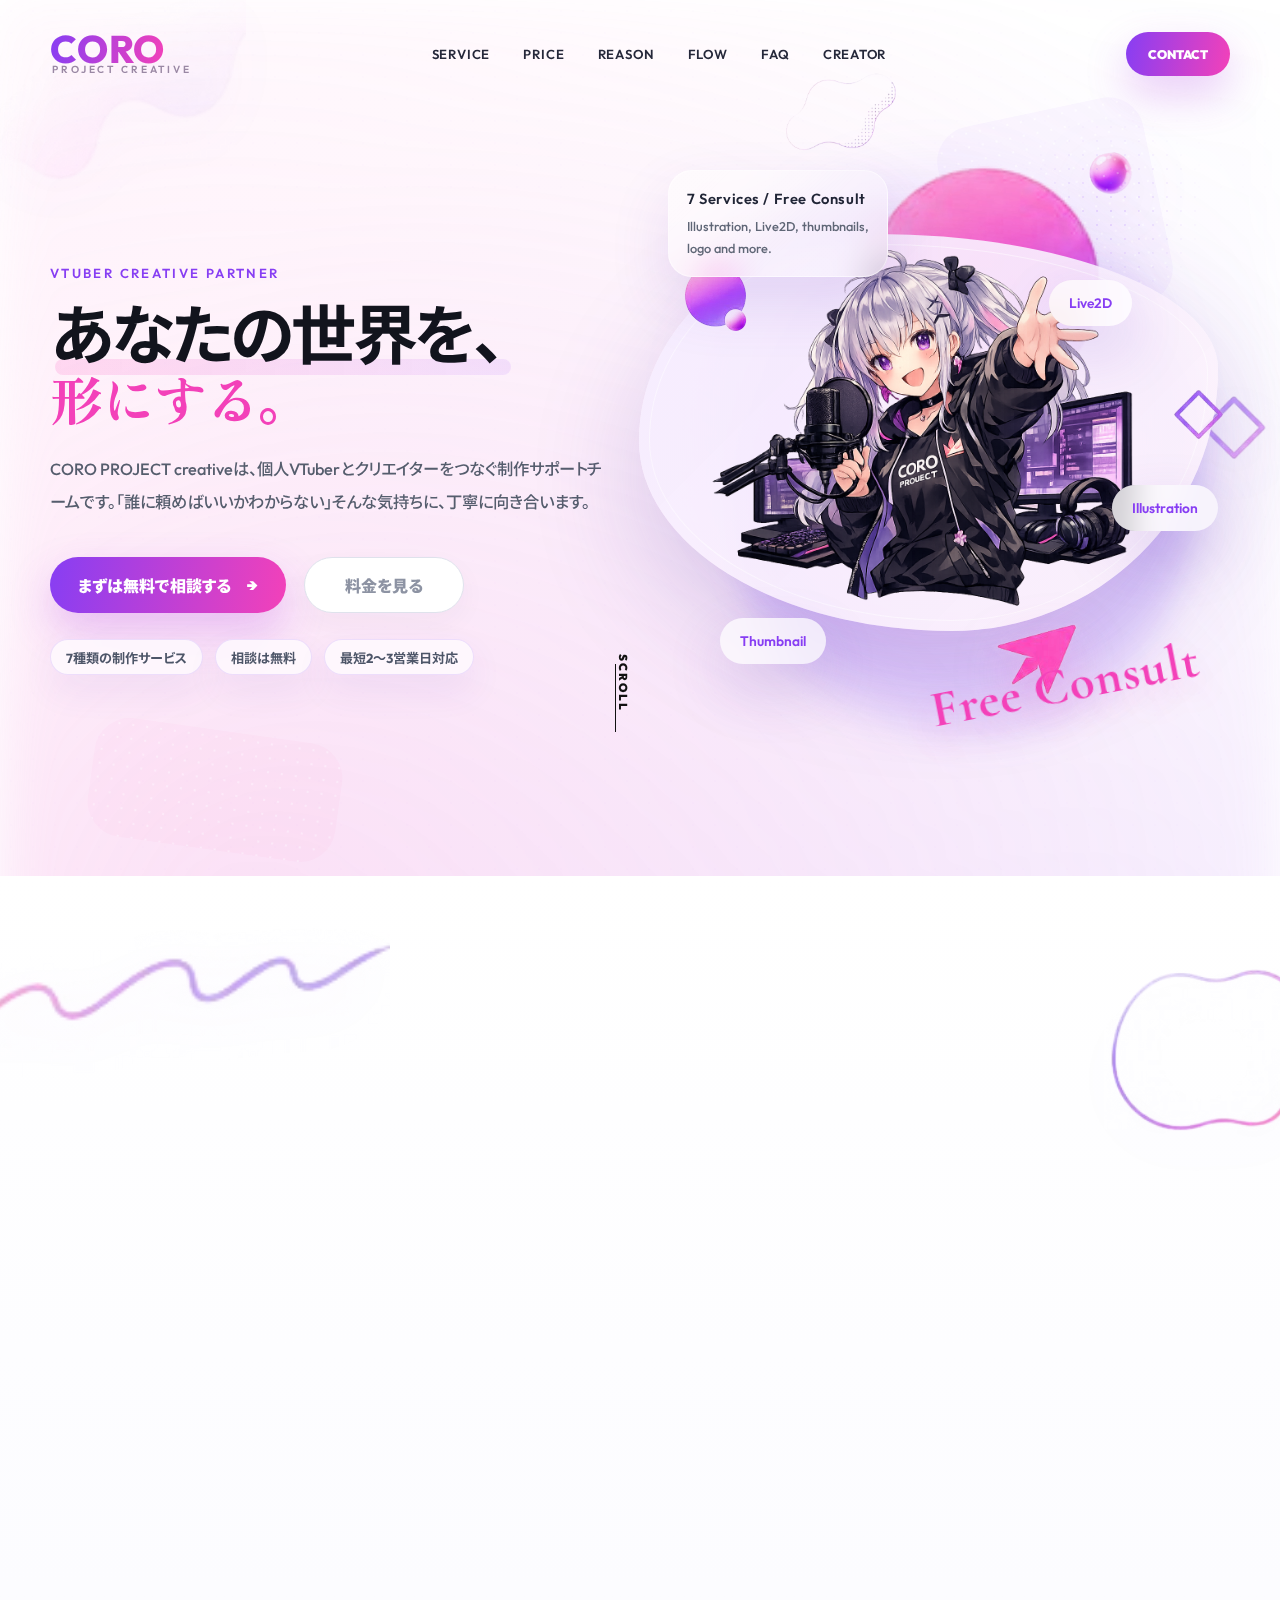
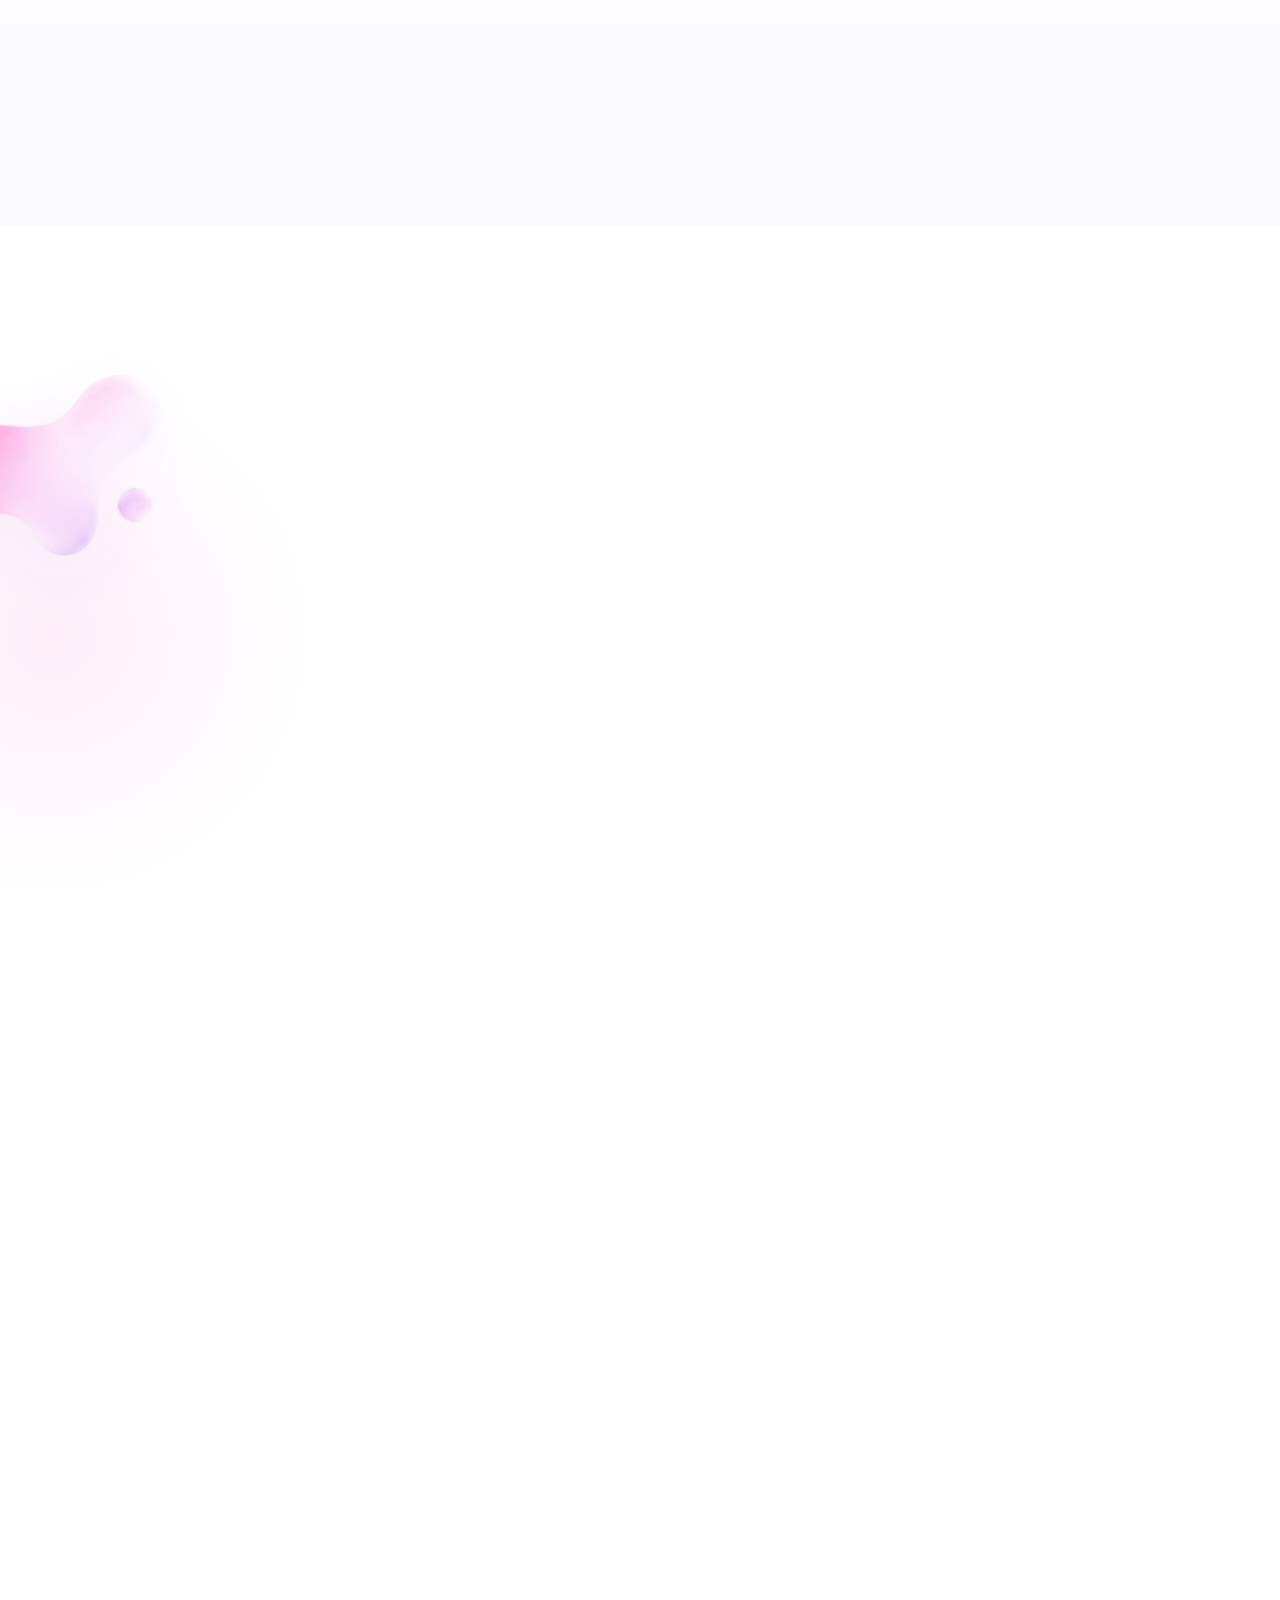
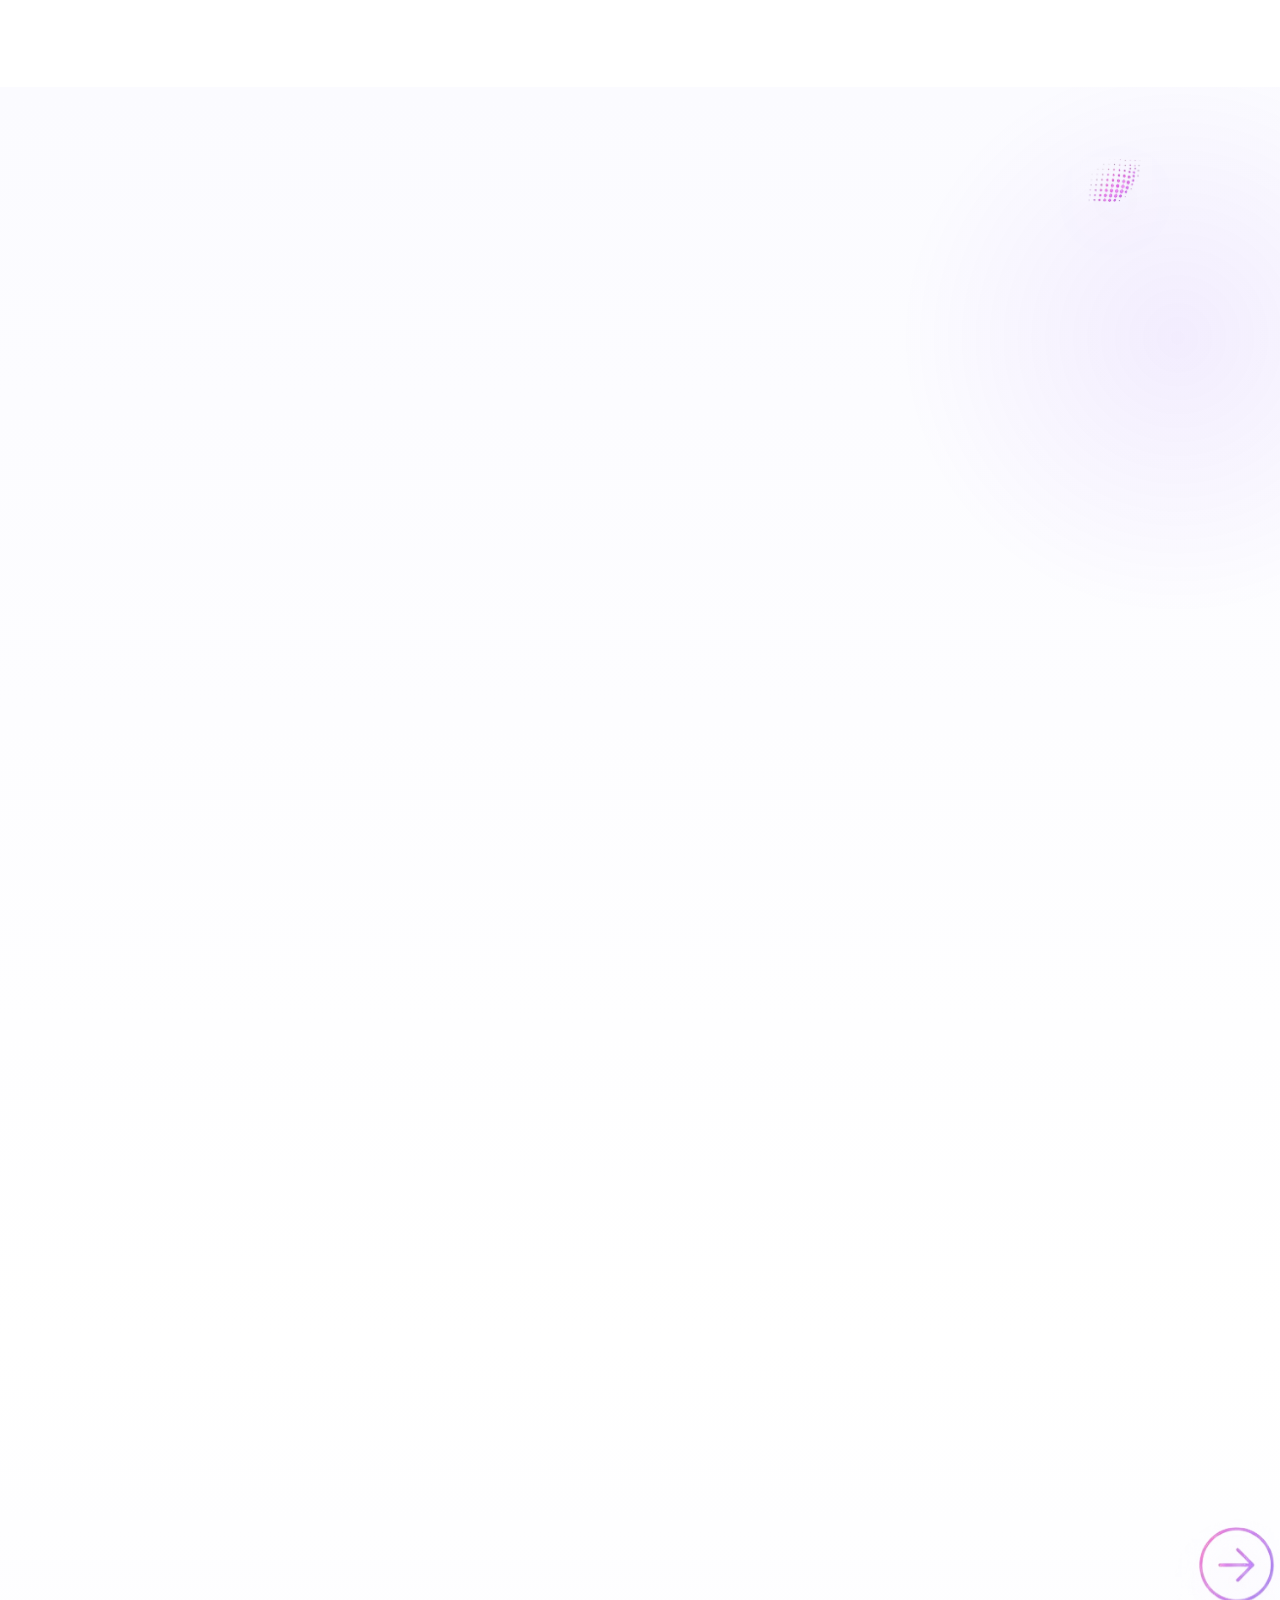
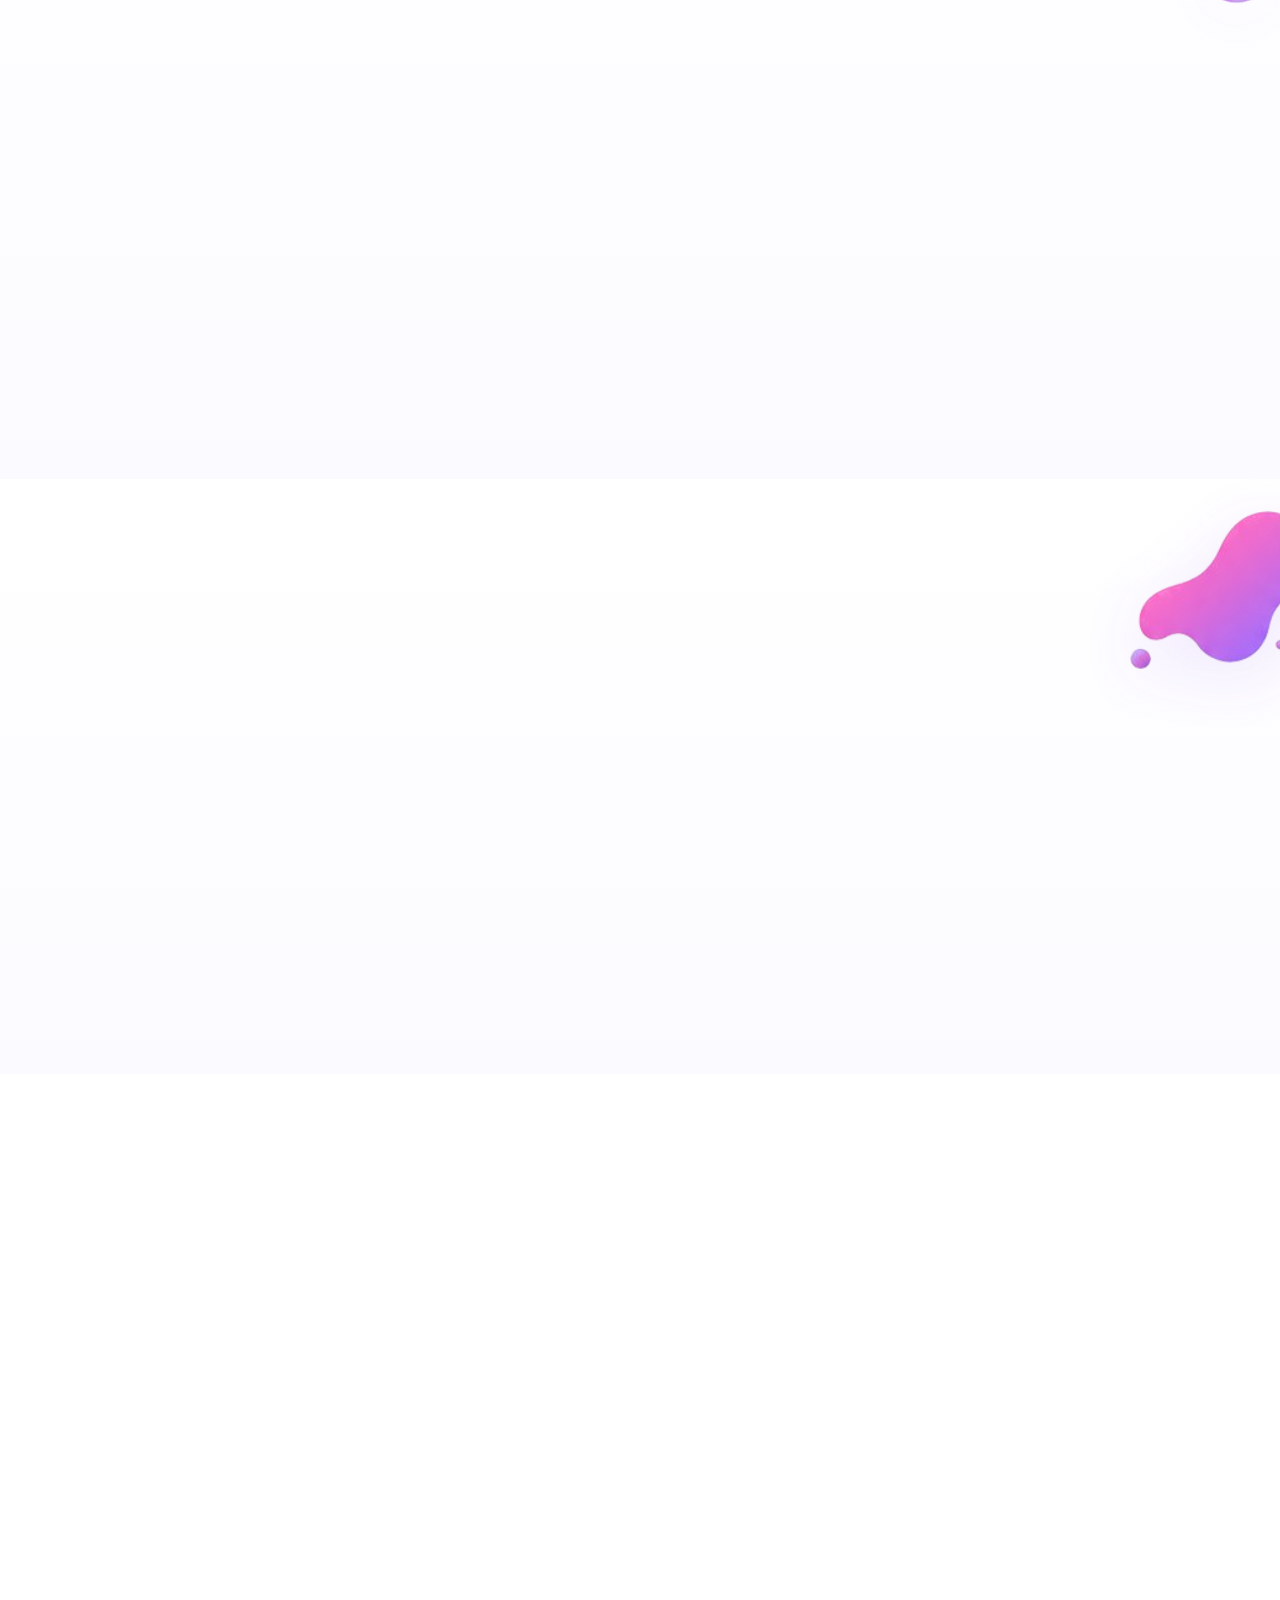
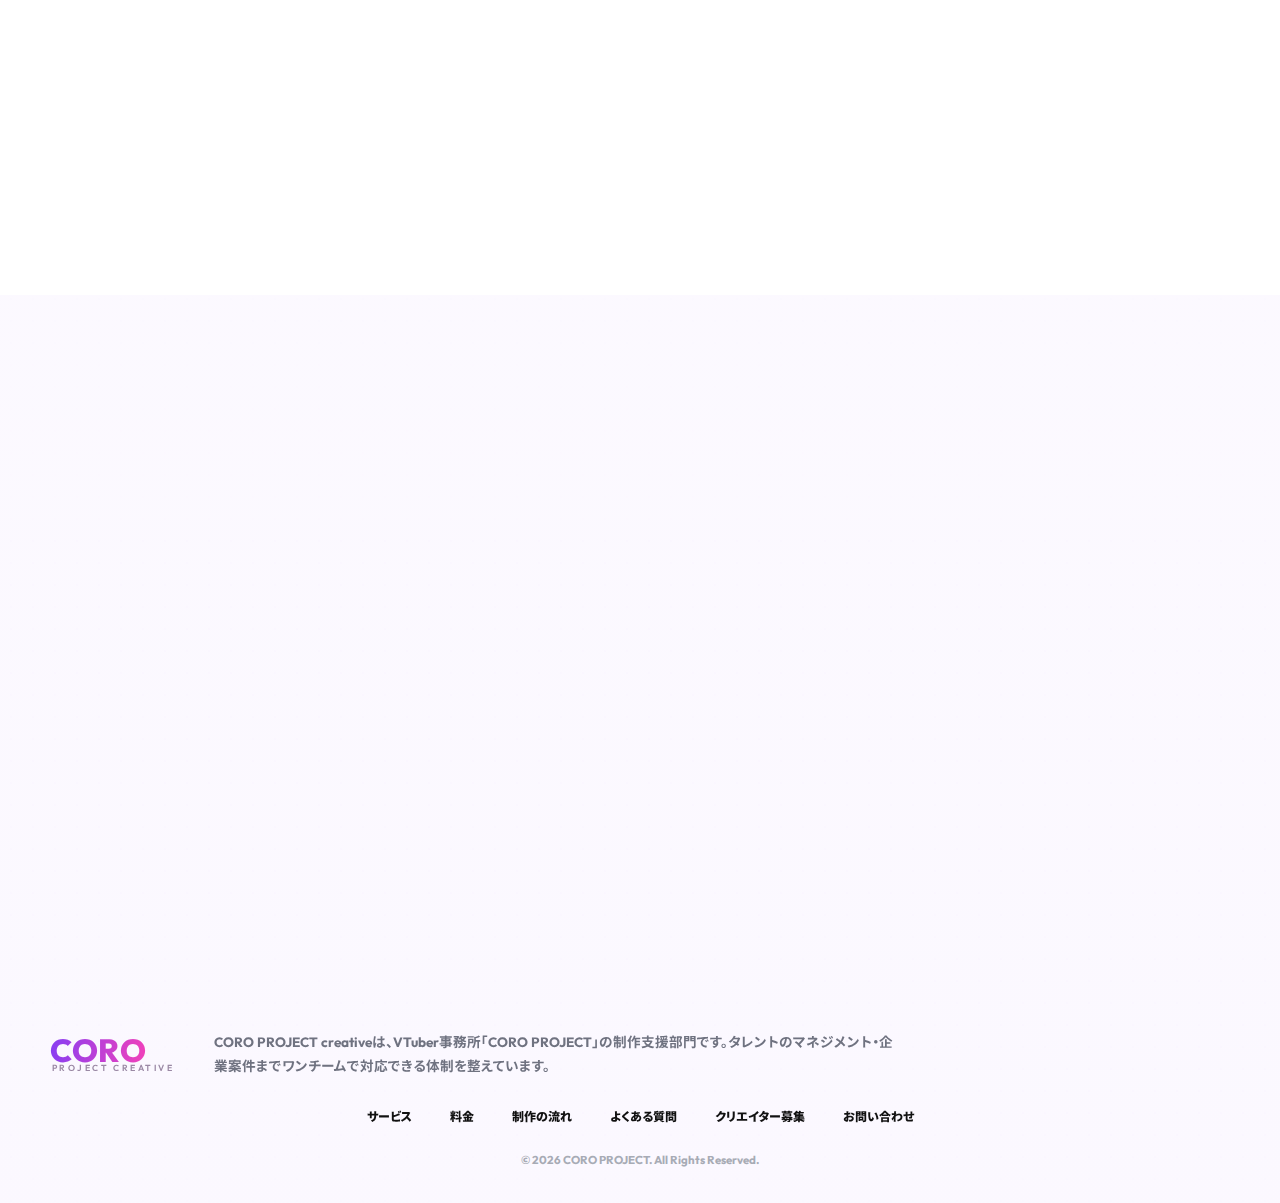
<file: creative-support/index.html>
<!doctype html>
<html lang="ja">
  <head>
    <meta charset="UTF-8" />
    <meta name="viewport" content="width=device-width, initial-scale=1.0" />
    <title>CORO PROJECT creative | VTuber制作サポート・Live2D・立ち絵・サムネイル</title>
    <meta name="description" content="CORO PROJECT creativeは、個人VTuberとクリエイターをつなぐ制作サポートチームです。Live2D、立ち絵、サムネイル、ロゴ、キービジュアルまでワンストップで相談できます。" />
    <link rel="canonical" href="https://coroproject.jp/creative-support/" />
    <meta name="robots" content="index, follow" />
    <meta property="og:site_name" content="CORO PROJECT" />
    <meta property="og:type" content="website" />
    <meta property="og:title" content="CORO PROJECT creative | VTuber制作サポート・Live2D・立ち絵・サムネイル" />
    <meta property="og:description" content="個人VTuber向けに、Live2D、立ち絵、サムネイル、ロゴ、キービジュアルまで一括で相談できる制作サポートページです。" />
    <meta property="og:url" content="https://coroproject.jp/creative-support/" />
    <meta property="og:image" content="https://coroproject.jp/images/ogp.png" />
    <meta name="twitter:card" content="summary_large_image" />
    <meta name="twitter:title" content="CORO PROJECT creative | VTuber制作サポート・Live2D・立ち絵・サムネイル" />
    <meta name="twitter:description" content="個人VTuber向けに、Live2D、立ち絵、サムネイル、ロゴ、キービジュアルまで一括で相談できる制作サポートページです。" />
    <meta name="twitter:image" content="https://coroproject.jp/images/ogp.png" />
    <script type="application/ld+json">
      {
        "@context": "https://schema.org",
        "@graph": [
          {
            "@type": "Organization",
            "name": "CORO PROJECT creative",
            "url": "https://coroproject.jp/creative-support/",
            "parentOrganization": {
              "@type": "Organization",
              "name": "CORO PROJECT",
              "url": "https://coroproject.jp/"
            },
            "logo": "https://coroproject.jp/images/logo.png"
          },
          {
            "@type": "Service",
            "name": "CORO PROJECT creative",
            "serviceType": "VTuber制作サポート",
            "provider": {
              "@type": "Organization",
              "name": "CORO PROJECT creative"
            },
            "areaServed": "JP",
            "url": "https://coroproject.jp/creative-support/",
            "description": "Live2D、立ち絵、サムネイル、ロゴ、キービジュアルなど、VTuber活動に必要な制作物をワンストップで相談できる制作サポート。"
          },
          {
            "@type": "FAQPage",
            "mainEntity": [
              {
                "@type": "Question",
                "name": "個人VTuberでも依頼できますか?",
                "acceptedAnswer": {
                  "@type": "Answer",
                  "text": "はい、むしろ個人で活動されている方のご依頼を歓迎しています。規模の大小に関わらず、丁寧に対応いたします。"
                }
              },
              {
                "@type": "Question",
                "name": "予算の目安を教えてください。",
                "acceptedAnswer": {
                  "@type": "Answer",
                  "text": "Live2Dの完成品なら49,800円〜、サムネイルは1枚3,200円〜が目安です。まずはご予算をお聞かせいただき、できる範囲でご提案します。"
                }
              },
              {
                "@type": "Question",
                "name": "修正は何回できますか?",
                "acceptedAnswer": {
                  "@type": "Answer",
                  "text": "プランによって異なりますが、基本2〜3回の修正が含まれます。発注前に必ず確認してお伝えします。"
                }
              },
              {
                "@type": "Question",
                "name": "納期を急いでもらえますか?",
                "acceptedAnswer": {
                  "@type": "Answer",
                  "text": "対応可能な場合もあります。まずはご相談ください。通常より速い納品を得意としているため、急ぎの案件も歓迎しています。"
                }
              },
              {
                "@type": "Question",
                "name": "制作物の著作権はどうなりますか?",
                "acceptedAnswer": {
                  "@type": "Answer",
                  "text": "原則として著作権はクリエイター側に帰属しますが、配信・SNS・グッズなど必要な範囲での利用許諾を取得します。グッズ販売・商業利用など特別な使用が必要な場合は事前にご相談ください。"
                }
              },
              {
                "@type": "Question",
                "name": "制作の知識がなくても依頼できますか?",
                "acceptedAnswer": {
                  "@type": "Answer",
                  "text": "もちろんです。「こんなVTuberになりたい」というイメージだけ教えてください。専門的なことはすべてこちらで整理します。"
                }
              },
              {
                "@type": "Question",
                "name": "途中でキャンセルできますか?",
                "acceptedAnswer": {
                  "@type": "Answer",
                  "text": "制作進捗によって対応が異なります。発注前にキャンセル条件をご説明しますので、安心してご依頼ください。"
                }
              },
              {
                "@type": "Question",
                "name": "依頼するクリエイターを指定できますか?",
                "acceptedAnswer": {
                  "@type": "Answer",
                  "text": "ご希望があれば、できる限り対応します。スケジュール等によりお断りする場合もございます。"
                }
              }
            ]
          }
        ]
      }
    </script>
    <link rel="stylesheet" href="./src/index.css" />
  </head>
  <body>
    <div class="page-shell">
      <img class="part part-melt-left float-slow" src="../images/parts/part_02_r1_c2.png" alt="" aria-hidden="true" />
      <img class="part part-orb-top float-medium" src="../images/parts/part_06_r1_c6.png" alt="" aria-hidden="true" />
      <img class="part part-outline-top spin-slow" src="../images/parts/part_04_r1_c4.png" alt="" aria-hidden="true" />
      <img class="part part-dot-right float-fast" src="../images/parts/part_29_r5_c5.png" alt="" aria-hidden="true" />
      <div class="ambient-blob ambient-blob-a" data-drift="0.22" aria-hidden="true"></div>
      <div class="ambient-blob ambient-blob-b" data-drift="0.18" aria-hidden="true"></div>
      <div class="ambient-dot-field dot-field-a" data-drift="0.12" aria-hidden="true"></div>
      <div class="ambient-dot-field dot-field-b" data-drift="0.16" aria-hidden="true"></div>

      <header class="site-header" id="site-header">
        <div class="container header-inner">
          <a class="brand" href="#top" aria-label="CORO PROJECT creative">
            <span class="brand-logo-text">CORO</span>
            <span class="brand-sub-text">PROJECT creative</span>
          </a>

          <nav class="site-nav" aria-label="Creative navigation">
            <a href="#services">SERVICE</a>
            <a href="#pricing">PRICE</a>
            <a href="#reason">REASON</a>
            <a href="#flow">FLOW</a>
            <a href="#faq">FAQ</a>
            <a href="#join">CREATOR</a>
          </nav>

          <a class="contact-pill" href="../contact.php">CONTACT</a>
          <button class="menu-toggle" type="button" aria-label="メニューを開く" aria-expanded="false" data-menu-toggle>
            <span></span><span></span><span></span>
          </button>
        </div>

        <div class="mobile-nav" data-mobile-nav>
          <a href="#services">サービス</a>
          <a href="#pricing">料金</a>
          <a href="#reason">選ばれる理由</a>
          <a href="#flow">制作の流れ</a>
          <a href="#faq">FAQ</a>
          <a href="#join">クリエイター募集</a>
          <a href="../contact.php">お問い合わせ</a>
        </div>
      </header>

      <main id="top">
        <section class="hero">
          <div class="hero-backdrop" aria-hidden="true">
            <div class="hero-grid-glow"></div>
            <div class="hero-dot-panel hero-dot-panel-a" data-drift="0.14"></div>
            <div class="hero-dot-panel hero-dot-panel-b" data-drift="0.1"></div>
            <div class="hero-marquee marquee-a"><span>CREATIVE SUPPORT • LIVE2D • CHARACTER DESIGN • THUMBNAIL • VISUAL DESIGN •</span></div>
            <div class="hero-marquee marquee-b"><span>CORO PROJECT creative • VTuber Creative Partner • CORO PROJECT creative •</span></div>
          </div>
          <div class="container hero-grid">
            <div class="hero-copy reveal is-visible">
              <p class="eyebrow">VTuber Creative Partner</p>
              <h1><span class="hero-title-main">あなたの世界を、</span><em>形にする。</em></h1>
              <p class="hero-lead">CORO PROJECT creativeは、個人VTuberとクリエイターをつなぐ制作サポートチームです。「誰に頼めばいいかわからない」そんな気持ちに、丁寧に向き合います。</p>
              <div class="hero-actions">
                <a class="primary-button" href="../contact.php">まずは無料で相談する <span>→</span></a>
                <a class="secondary-button" href="#pricing">料金を見る</a>
              </div>
              <div class="trust-strip" aria-label="信頼数値">
                <span>7種類の制作サービス</span>
                <span>相談は無料</span>
                <span>最短2〜3営業日対応</span>
              </div>
            </div>

            <div class="hero-visual reveal is-visible" data-parallax>
              <div class="hero-halo layer" data-depth="0.08"></div>
              <img class="hero-blob-bg layer" data-depth="0.16" src="../images/parts/part_05_r1_c5.png" alt="" aria-hidden="true" />
              <div class="hero-image-frame layer" data-depth="0.04">
                <img src="../images/topgirl.png" alt="CORO PROJECT creative visual" />
              </div>
              <img class="hero-dot layer" data-depth="0.2" src="../images/parts/part_29_r5_c5.png" alt="" aria-hidden="true" />
              <img class="hero-pink-ball layer" data-depth="0.28" src="../images/parts/part_07_r2_c1.png" alt="" aria-hidden="true" />
              <img class="hero-arrow layer" data-depth="0.34" src="../images/parts/part_19_r4_c1.png" alt="" aria-hidden="true" />
              <div class="hero-glass-card layer" data-depth="0.18">
                <strong>7 Services / Free Consult</strong>
                <span>Illustration, Live2D, thumbnails, logo and more.</span>
              </div>
              <div class="hero-service-chip chip-1 layer" data-depth="0.38">Live2D</div>
              <div class="hero-service-chip chip-2 layer" data-depth="0.24">Illustration</div>
              <div class="hero-service-chip chip-3 layer" data-depth="0.3">Thumbnail</div>
              <span class="next-stage layer" data-depth="0.22">Free Consult</span>
              <span class="scroll-label">SCROLL</span>
            </div>
          </div>
        </section>

        <section class="section services-section" id="services">
          <img class="part section-wave float-slow" src="../images/parts/part_37_r7_c1.png" alt="" aria-hidden="true" />
          <img class="part section-ring spin-slow" src="../images/parts/part_13_r3_c1.png" alt="" aria-hidden="true" />
          <div class="container">
            <div class="section-heading reveal">
              <span>SERVICES</span>
              <h2>提供しているサービス</h2>
              <p>イラストからLive2Dまで。VTuber活動に必要なすべてをワンストップで。</p>
            </div>

            <div class="service-grid">
              <article class="service-card glass-card tilt-card reveal"><span class="service-kicker">SERVICE 01</span><h3>Live2Dモデル制作</h3><p>立ち絵のデザインから動くモデルの完成まで一貫対応</p><b>3〜8週間</b></article>
              <article class="service-card glass-card tilt-card reveal"><span class="service-kicker">SERVICE 02</span><h3>立ち絵・キャラクターデザイン</h3><p>配信用の立ち絵・バストアップ・全身イラスト</p><b>1〜2週間</b></article>
              <article class="service-card glass-card tilt-card reveal"><span class="service-kicker">SERVICE 03</span><h3>サムネイル制作</h3><p>配信・動画サムネを継続制作できる体制を構築</p><b>2〜3営業日</b></article>
              <article class="service-card glass-card tilt-card reveal"><span class="service-kicker">SERVICE 04</span><h3>ロゴ・ロゴタイプ</h3><p>タレント名・配信ブランド用のロゴ制作</p><b>1〜2週間</b></article>
              <article class="service-card glass-card tilt-card reveal"><span class="service-kicker">SERVICE 05</span><h3>キービジュアル</h3><p>イベント・記念配信用の高品質メインビジュアル</p><b>2〜4週間</b></article>
              <article class="service-card glass-card tilt-card reveal"><span class="service-kicker">SERVICE 06</span><h3>デフォルメ・SDキャラ</h3><p>ちびキャラ・グッズ向けデフォルメイラスト</p><b>1〜2週間</b></article>
              <article class="service-card glass-card tilt-card reveal"><span class="service-kicker">SERVICE 07</span><h3>差分・既存モデル編集</h3><p>表情差分・衣装差分の追加、既存立ち絵への改修</p><b>3〜10営業日</b></article>
            </div>
          </div>
        </section>

        <section class="section pricing-section" id="pricing">
          <img class="part price-orb float-medium" src="../images/parts/part_01_r1_c1.png" alt="" aria-hidden="true" />
          <div class="container">
            <div class="section-heading reveal">
              <span>PRICE</span>
              <h2>料金・パッケージ</h2>
              <p>市場平均より安く、市場平均より速く。わかりやすい価格でご提案します。</p>
            </div>

            <div class="package-grid">
              <article class="package-card tilt-card reveal">
                <span class="plan-badge">Live2D Light</span>
                <h3>ライトプラン</h3>
                <strong>¥49,800</strong>
                <p>全身立ち絵1衣装・表情差分2種・基本Live2Dモデリング</p>
                <dl><dt>納期</dt><dd>3〜4週間</dd><dt>市場相場</dt><dd>¥80,000〜</dd></dl>
              </article>
              <article class="package-card featured tilt-card reveal">
                <span class="plan-badge">Most Popular</span>
                <h3>スタンダードプラン</h3>
                <strong>¥89,800</strong>
                <p>全身立ち絵1衣装・表情差分5種・衣装差分1種・標準Live2Dモデリング</p>
                <dl><dt>納期</dt><dd>4〜6週間</dd><dt>市場相場</dt><dd>¥150,000〜</dd></dl>
              </article>
              <article class="package-card tilt-card reveal">
                <span class="plan-badge">Premium</span>
                <h3>プレミアムプラン</h3>
                <strong>¥155,000</strong>
                <p>全身立ち絵2衣装・表情差分8種・SDキャラ付き・高品質Live2Dモデリング</p>
                <dl><dt>納期</dt><dd>6〜8週間</dd><dt>市場相場</dt><dd>¥250,000〜</dd></dl>
              </article>
            </div>

            <div class="price-tables">
              <article class="price-table reveal">
                <h3>立ち絵単体</h3>
                <div><span>バストアップ</span><b>¥8,800</b></div>
                <div><span>全身立ち絵（Live2D用パーツ分けなし）</span><b>¥18,800</b></div>
                <div><span>全身立ち絵（Live2D用パーツ分けあり）</span><b>¥36,800</b></div>
              </article>
              <article class="price-table reveal">
                <h3>オプション・追加差分</h3>
                <div><span>表情差分（1種）</span><b>¥2,800</b></div>
                <div><span>衣装差分（全身1種）</span><b>¥10,800</b></div>
                <div><span>デフォルメ（SD）1体</span><b>¥7,800</b></div>
                <div><span>既存立ち絵の修正・編集</span><b>¥6,500〜</b></div>
              </article>
              <article class="price-table thumbnail-pack reveal">
                <h3>サムネイルパック</h3>
                <div><span>単品（1枚）</span><b>¥3,200</b><small>1枚あたり ¥3,200</small></div>
                <div><span>月4枚パック</span><b>¥11,200</b><small>1枚あたり ¥2,800</small></div>
                <div><span>月8枚パック</span><b>¥19,800</b><small>1枚あたり ¥2,475</small></div>
                <div><span>月12枚パック</span><b>¥27,800</b><small>1枚あたり ¥2,316</small></div>
              </article>
            </div>

            <div class="price-note reveal">
              <p>※ すべての価格は税込です。上記はあくまで目安です。内容によって変動する場合があります。</p>
              <p>まずは「どんなものを作りたいか」だけ教えてもらえれば、それをもとにご提案・お見積もりします。</p>
              <a class="primary-button" href="../contact.php">無料で見積もりを依頼する <span>→</span></a>
            </div>
          </div>
        </section>

        <section class="section reason-section" id="reason">
          <img class="part reason-spark float-fast" src="../images/parts/part_31_r6_c1.png" alt="" aria-hidden="true" />
          <div class="container">
            <div class="section-heading reveal">
              <span>REASON</span>
              <h2>CORO PROJECT creativeが選ばれる理由</h2>
            </div>
            <div class="reason-stack">
              <article class="reason-item reveal"><span>01</span><div><h3>市場より安い価格で、同クオリティを</h3><p>平均10〜15%安く提供できる理由は、優秀なクリエイターと直接連携しているから。代理店マージンや余計なコストを排除した価格です。</p></div></article>
              <article class="reason-item reveal"><span>02</span><div><h3>圧倒的に速い納期</h3><p>多くの依頼者が2〜3ヶ月待つLive2Dを、最短3〜4週間でお届けします。急ぎの案件・デビュー日が決まっている方にも対応できます。</p></div></article>
              <article class="reason-item reveal"><span>03</span><div><h3>窓口はひとつ、やりとりはシンプルに</h3><p>クリエイターを自分で探して、交渉して、進行を管理して。そのすべてを代わりに行います。あなたはCORO PROJECT creativeとやりとりするだけでOK。</p></div></article>
              <article class="reason-item reveal"><span>04</span><div><h3>権利のことも、ちゃんと決めてから進めます</h3><p>「納品されたイラストをグッズにしていいの?」制作物の権利まわりは依頼前に必ず書面で確認します。後からトラブルになることが起きないよう、最初にしっかり決めます。</p></div></article>
              <article class="reason-item reveal"><span>05</span><div><h3>予算が少なくても、誠実に対応します</h3><p>「予算が少ないから申し訳ない」と感じる必要はありません。ご予算をお伝えいただければ、その範囲でできることを正直にお伝えします。</p></div></article>
              <article class="reason-item reveal"><span>06</span><div><h3>制作の知識がなくても大丈夫</h3><p>「解像度って何?」「差分ってどういう意味?」専門用語を使わずに、わかりやすく説明します。</p></div></article>
            </div>
          </div>
        </section>

        <section class="section flow-section" id="flow">
          <img class="part flow-arrow float-medium" src="../images/parts/part_23_r4_c5.png" alt="" aria-hidden="true" />
          <div class="container">
            <div class="section-heading reveal">
              <span>FLOW</span>
              <h2>ご依頼からお届けまでの流れ</h2>
              <p>初めての方でも迷わないよう、窓口から納品まで一緒に進めます。</p>
            </div>
            <div class="flow-timeline reveal">
              <article><b>STEP 1</b><h3>まずはご相談（無料）</h3><p>どんな制作物が必要か、予算・納期のご希望を教えてください。「まだ何が必要かわからない」段階でも一緒に整理します。</p></article>
              <article><b>STEP 2</b><h3>ヒアリング・仕様の確認</h3><p>用途・サイズ・雰囲気・参考画像など、制作に必要な情報を丁寧に確認します。この段階でしっかり詰めることで「思ってたのと違う」を防ぎます。</p></article>
              <article><b>STEP 3</b><h3>クリエイターのご提案・お見積もり</h3><p>ご要望に合うクリエイターを選定し、お見積もりをご提示します。</p></article>
              <article><b>STEP 4</b><h3>ご発注・制作スタート</h3><p>発注書を作成して制作を開始します。権利の扱いや修正回数など、大切なことはすべて書面で確認してから進めます。</p></article>
              <article><b>STEP 5</b><h3>途中確認・フィードバック</h3><p>進捗に合わせて中間確認を行います。「思っていたイメージと違う」と感じたら、この段階で遠慮なくお伝えください。</p></article>
              <article><b>STEP 6</b><h3>納品・確認</h3><p>納品物をお届けします。修正がある場合は、合意した回数の範囲内で対応します。</p></article>
              <article><b>STEP 7</b><h3>お支払い</h3><p>納品・受け取り確認後にお支払いをいただきます。支払い方法・期日は事前にご案内します。</p></article>
            </div>
          </div>
        </section>

        <section class="section faq-section" id="faq">
          <img class="part faq-blob float-slow" src="../images/parts/part_03_r1_c3.png" alt="" aria-hidden="true" />
          <div class="container">
            <div class="section-heading reveal">
              <span>FAQ</span>
              <h2>よくあるご質問</h2>
            </div>
            <div class="faq-grid reveal">
              <details><summary><span>Q</span>個人VTuberでも依頼できますか?</summary><p>はい、むしろ個人で活動されている方のご依頼を歓迎しています。規模の大小に関わらず、丁寧に対応いたします。</p></details>
              <details><summary><span>Q</span>予算の目安を教えてください。</summary><p>Live2Dの完成品なら49,800円〜、サムネイルは1枚3,200円〜が目安です。まずはご予算をお聞かせいただき、できる範囲でご提案します。</p></details>
              <details><summary><span>Q</span>修正は何回できますか?</summary><p>プランによって異なりますが、基本2〜3回の修正が含まれます。発注前に必ず確認してお伝えします。</p></details>
              <details><summary><span>Q</span>納期を急いでもらえますか?</summary><p>対応可能な場合もあります。まずはご相談ください。通常より速い納品を得意としているため、急ぎの案件も歓迎しています。</p></details>
              <details><summary><span>Q</span>制作物の著作権はどうなりますか?</summary><p>原則として著作権はクリエイター側に帰属しますが、配信・SNS・グッズなど必要な範囲での利用許諾を取得します。グッズ販売・商業利用など特別な使用が必要な場合は事前にご相談ください。</p></details>
              <details><summary><span>Q</span>制作の知識がなくても依頼できますか?</summary><p>もちろんです。「こんなVTuberになりたい」というイメージだけ教えてください。専門的なことはすべてこちらで整理します。</p></details>
              <details><summary><span>Q</span>途中でキャンセルできますか?</summary><p>制作進捗によって対応が異なります。発注前にキャンセル条件をご説明しますので、安心してご依頼ください。</p></details>
              <details><summary><span>Q</span>依頼するクリエイターを指定できますか?</summary><p>ご希望があれば、できる限り対応します。スケジュール等によりお断りする場合もございます。</p></details>
            </div>
          </div>
        </section>

        <section class="section join-section" id="join">
          <div class="container join-panel reveal">
            <img class="join-part float-medium" src="../images/parts/part_10_r2_c4.png" alt="" aria-hidden="true" />
            <div class="join-copy">
              <span>FOR CREATORS</span>
              <h2>クリエイターの方へ<br />あなたの制作活動を、もっと広げませんか</h2>
              <p>CORO PROJECT creativeでは、一緒に活動してくれるクリエイターを随時募集しています。営業や契約まわりはこちらで対応するので、あなたは制作に集中することができます。</p>
              <ul>
                <li>イラスト・Live2D・サムネイル・デフォルメ制作のスキルがある</li>
                <li>VTuber向け制作に興味がある</li>
                <li>継続的に仕事を受けたい</li>
                <li>丁寧なコミュニケーションができる</li>
              </ul>
              <a class="primary-button" href="../contact.php">クリエイター登録フォームへ <span>→</span></a>
            </div>
            <div class="join-steps">
              <div><span>①</span>登録フォームからご応募</div>
              <div><span>②</span>ポートフォリオ・得意分野の確認</div>
              <div><span>③</span>条件・単価のすり合わせ</div>
              <div><span>④</span>初回案件のご依頼</div>
            </div>
          </div>
        </section>

        <section class="contact-section" id="contact">
          <div class="container contact-band reveal">
            <img class="contact-part float-fast" src="../images/parts/part_06_r1_c6.png" alt="" aria-hidden="true" />
            <div class="contact-copy">
              <span>Free Consultation</span>
              <h2>まずは、気軽に相談してください。</h2>
              <p>「依頼したいけど、まだ迷っている」<br />「いくらかかるか知りたいだけ」<br />そんな段階でも大丈夫です。</p>
              <p>相談は無料です。フォームに簡単な内容を書いて送るだけで、1〜2営業日以内にご連絡します。</p>
              <div class="contact-actions">
                <a href="../contact.php">相談・依頼フォームへ（無料） →</a>
                <span>🔒 フォームに記入するだけ・返信まで1〜2営業日</span>
              </div>
            </div>
            <div class="contact-image">
              <img src="../images/topgirl.png" alt="CORO PROJECT creative workspace" />
            </div>
          </div>
        </section>
      </main>

      <footer class="site-footer">
        <div class="container footer-inner">
          <a class="brand footer-brand" href="#top">
            <span class="brand-logo-text">CORO</span>
            <span class="brand-sub-text">PROJECT creative</span>
          </a>
          <p class="footer-copy">CORO PROJECT creativeは、VTuber事務所「CORO PROJECT」の制作支援部門です。タレントのマネジメント・企業案件までワンチームで対応できる体制を整えています。</p>
          <nav>
            <a href="#services">サービス</a>
            <a href="#pricing">料金</a>
            <a href="#flow">制作の流れ</a>
            <a href="#faq">よくある質問</a>
            <a href="#join">クリエイター募集</a>
            <a href="../contact.php">お問い合わせ</a>
          </nav>
        </div>
        <p class="copyright">© 2026 CORO PROJECT. All Rights Reserved.</p>
      </footer>
    </div>

    <script>
      (() => {
        const header = document.getElementById('site-header');
        const toggle = document.querySelector('[data-menu-toggle]');
        const mobileNav = document.querySelector('[data-mobile-nav]');
        const reveals = document.querySelectorAll('.reveal');
        const tiltCards = document.querySelectorAll('.tilt-card');
        const parallax = document.querySelector('[data-parallax]');
        const faqItems = document.querySelectorAll('.faq-grid details');

        const onScroll = () => {
          if (header) header.classList.toggle('is-scrolled', window.scrollY > 20);
        };

        if (toggle && mobileNav) {
          toggle.addEventListener('click', () => {
            const isOpen = mobileNav.classList.toggle('is-open');
            toggle.setAttribute('aria-expanded', String(isOpen));
          });
          mobileNav.querySelectorAll('a').forEach((link) => {
            link.addEventListener('click', () => {
              mobileNav.classList.remove('is-open');
              toggle.setAttribute('aria-expanded', 'false');
            });
          });
        }

        const observer = new IntersectionObserver((entries) => {
          entries.forEach((entry) => {
            if (entry.isIntersecting) {
              entry.target.classList.add('is-visible');
              observer.unobserve(entry.target);
            }
          });
        }, { threshold: 0.14 });

        reveals.forEach((item, index) => {
          item.style.setProperty('--delay', `${Math.min(index % 8, 7) * 70}ms`);
          observer.observe(item);
        });

        tiltCards.forEach((card) => {
          card.addEventListener('pointermove', (event) => {
            const rect = card.getBoundingClientRect();
            const x = (event.clientX - rect.left) / rect.width - 0.5;
            const y = (event.clientY - rect.top) / rect.height - 0.5;
            card.style.setProperty('--rx', `${(-y * 9).toFixed(2)}deg`);
            card.style.setProperty('--ry', `${(x * 10).toFixed(2)}deg`);
            card.style.setProperty('--glow-x', `${((x + 0.5) * 100).toFixed(1)}%`);
            card.style.setProperty('--glow-y', `${((y + 0.5) * 100).toFixed(1)}%`);
          });
          card.addEventListener('pointerleave', () => {
            card.style.setProperty('--rx', '0deg');
            card.style.setProperty('--ry', '0deg');
          });
        });

        if (parallax) {
          parallax.addEventListener('pointermove', (event) => {
            const rect = parallax.getBoundingClientRect();
            const x = (event.clientX - rect.left) / rect.width - 0.5;
            const y = (event.clientY - rect.top) / rect.height - 0.5;
            parallax.querySelectorAll('.layer').forEach((layer) => {
              const depth = Number(layer.dataset.depth || 0.1);
              layer.style.transform = `translate3d(${x * depth * 70}px, ${y * depth * 70}px, 0)`;
            });
          });
          parallax.addEventListener('pointerleave', () => {
            parallax.querySelectorAll('.layer').forEach((layer) => {
              layer.style.transform = 'translate3d(0,0,0)';
            });
          });
        }

        faqItems.forEach((item) => {
          const summary = item.querySelector('summary');
          if (!summary) return;

          summary.addEventListener('click', (event) => {
            event.preventDefault();
            if (item.dataset.animating === 'true') return;

            const isOpen = item.hasAttribute('open');
            const startHeight = item.offsetHeight;

            if (!isOpen) item.setAttribute('open', '');

            const endHeight = isOpen ? summary.offsetHeight : item.scrollHeight;
            item.dataset.animating = 'true';
            item.style.overflow = 'hidden';
            item.style.height = `${startHeight}px`;

            const animation = item.animate(
              [
                { height: `${startHeight}px`, opacity: 1 },
                { height: `${endHeight}px`, opacity: 1 }
              ],
              {
                duration: 380,
                easing: 'cubic-bezier(.16, 1, .3, 1)'
              }
            );

            requestAnimationFrame(() => {
              item.style.height = `${endHeight}px`;
            });

            animation.onfinish = () => {
              if (isOpen) item.removeAttribute('open');
              item.style.height = '';
              item.style.overflow = '';
              item.dataset.animating = 'false';
            };
          });
        });

        onScroll();
        window.addEventListener('scroll', onScroll, { passive: true });
      })();
    </script>
  </body>
</html>
</file>
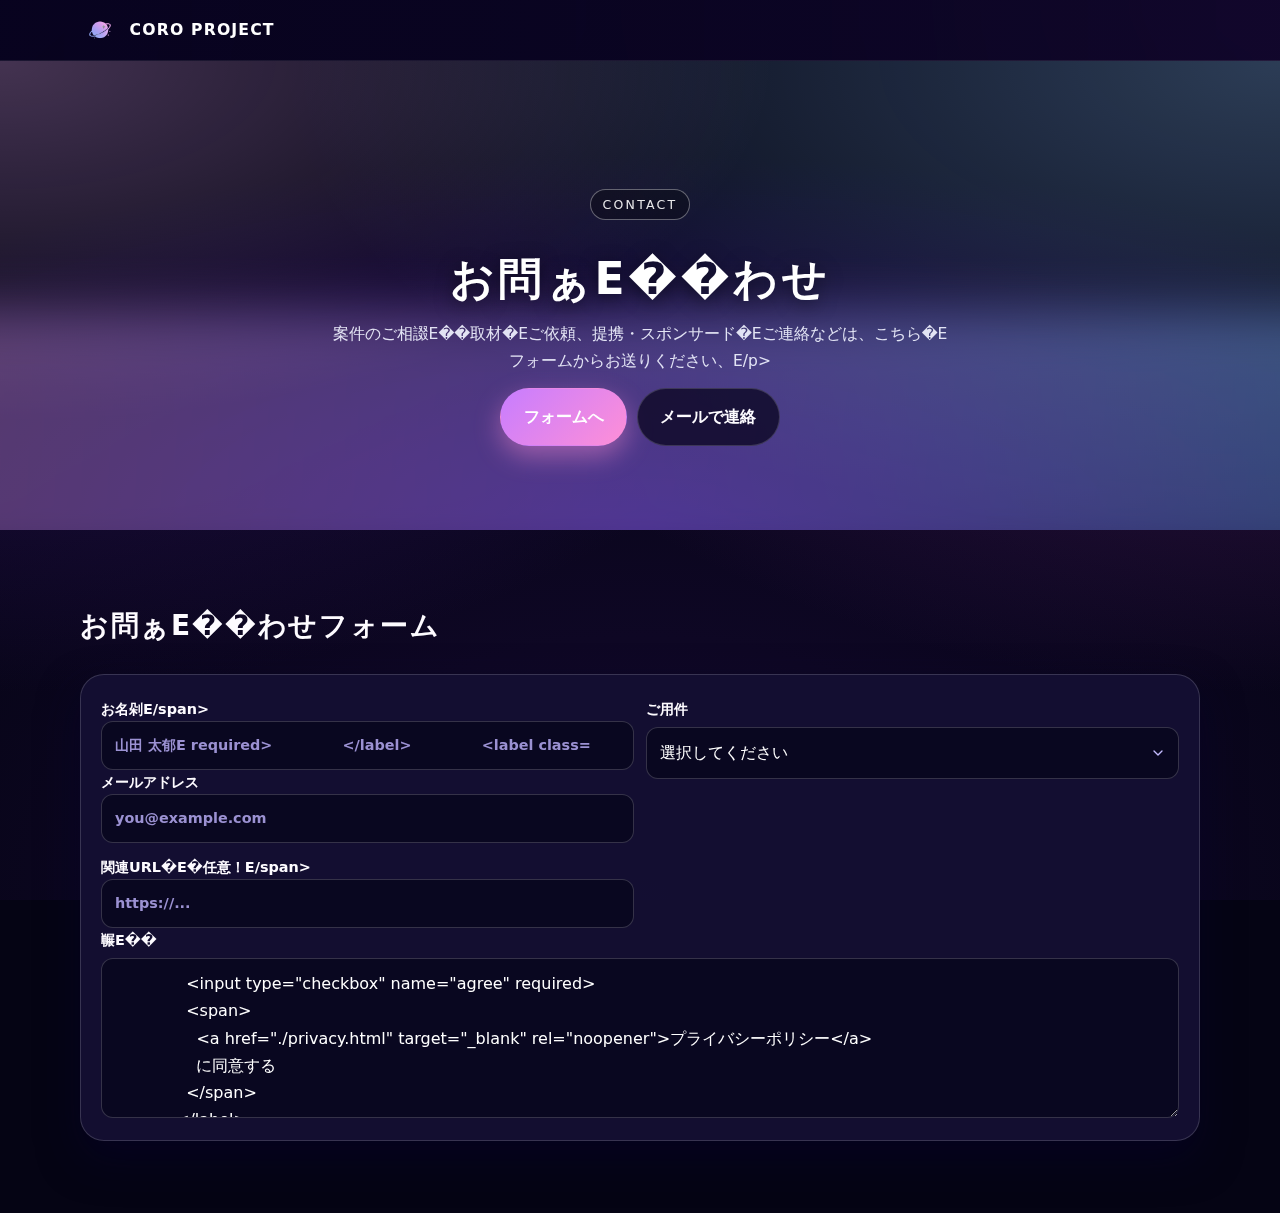
<file: production/html/contact.html>
<!doctype html>
<html lang="ja">
<head>
  <meta charset="utf-8" />
  <meta name="viewport" content="width=device-width,initial-scale=1" />
  <title>CORO PROJECT | お問ぁE��わせ</title>
  <meta name="description" content="CORO PROJECTへのお問ぁE��わせ窓口です。案件のご相諁E��取材�Eご依頼、その他ご連絡はこちらから、E>
  <link rel="canonical" href="https://coroproject.jp/production/html/contact.html">
  <meta property="og:site_name" content="CORO PROJECT">
  <meta property="og:type" content="website">
  <meta property="og:title" content="お問ぁE��わせ | CORO PROJECT">
  <meta property="og:description" content="案件のご相諁E��取材�Eご依頼、その他ご連絡はこちらから、E>
  <meta property="og:url" content="https://coroproject.jp/production/html/contact.html">
  <meta property="og:image" content="https://coroproject.jp/production/images/ogp.png">
  <meta name="twitter:card" content="summary_large_image">
  <link rel="stylesheet" href="../css/styles.css">
  <link rel="icon" type="image/png" href="../images/logo.png">
  <link rel="apple-touch-icon" href="../images/logo.png">
  <link rel="stylesheet" href="https://cdnjs.cloudflare.com/ajax/libs/font-awesome/6.5.1/css/all.min.css">
</head>

<body>
  <div id="app" class="app">
    <header class="site-header">
      <div class="container header-inner">
        <a class="brand" href="../index.php">
          <img src="../images/toukalogo.png" alt="CORO PROJECT ロゴ" class="brand-logo">
          <span class="brand-text">CORO PROJECT</span>
        </a>

        <button class="nav-toggle" id="navToggle" aria-expanded="false" aria-controls="siteNav" aria-label="メニューを開ぁE>
          <span></span><span></span><span></span>
        </button>

        <nav class="nav" id="siteNav" aria-label="メインナビゲーション">
          <a href="../index.php#about">About</a>
          <a href="./news.php">News</a>
          <a href="./talents.php">Talents</a>
          <a href="./audition.html">Audition</a>
          <a href="./contact.html">Contact</a>
        </nav>
      </div>
    </header>

    <main>
      <section class="sub-hero">
        <div class="container sub-hero-inner">
          <div class="sub-hero-copy">
            <p class="eyebrow">Contact</p>
            <h1>お問ぁE��わせ</h1>
            <p class="lead">案件のご相諁E��取材�Eご依頼、提携・スポンサード�Eご連絡などは、こちら�Eフォームからお送りください、E/p>
            <div class="sub-hero-actions">
              <a class="btn btn-primary btn-lg" href="#form">フォームへ</a>
              <a class="btn btn-ghost btn-lg" href="mailto:info@coroproject.jp">メールで連絡</a>
            </div>
          </div>
          <div class="sub-hero-art" aria-hidden="true">
            <div class="audition-visual"></div>
          </div>
        </div>
      </section>

      <section id="form" class="section">
        <div class="container">
          <div class="section-head">
            <h2 class="section-title">お問ぁE��わせフォーム</h2>
          </div>

          <!-- ✁E通常フォーム送信�E�EetchしなぁE��E-->
          <form class="contact-form" action="./api/contact.php" method="post">
            <div class="form-grid">
              <label class="field">
                <span>お名剁E/span>
                <input type="text" name="name" placeholder="山田 太郁E required>
              </label>

              <label class="field">
                <span>メールアドレス</span>
                <input type="email" name="email" placeholder="you@example.com" required>
              </label>

              <label class="field">
                <span>ご用件</span>
                <select name="topic" required>
                  <option value="" hidden>選択してください</option>
                  <option>オーチE��ション応募</option>
                  <option>案件のご相諁E/option>
                  <option>取材・メチE��アのご連絡</option>
                  <option>コラボ�E提携のご相諁E/option>
                  <option>そ�E他�Eお問ぁE��わせ</option>
                </select>
              </label>

              <label class="field">
                <span>関連URL�E�任意！E/span>
                <input type="url" name="url" placeholder="https://...">
              </label>
            </div>

            <label class="field">
              <span>冁E��</span>
              <textarea
                name="message"
                placeholder="ご相諁E�E容の概要、スケジュールめE��予算�E目安などをご記載ください、E
                required
              ></textarea>
            </label>

            <label class="checkbox">
              <input type="checkbox" name="agree" required>
              <span>
                <a href="./privacy.html" target="_blank" rel="noopener">プライバシーポリシー</a>
                に同意する
              </span>
            </label>

            <!-- ✁Eスパム対策（ハニ�Eポット！E-->
            <div style="position:absolute; left:-9999px; width:1px; height:1px; overflow:hidden;">
              <label>Company <input type="text" name="company" autocomplete="off"></label>
            </div>

            <button class="btn btn-primary btn-lg" id="submitBtn" type="submit">送信する</button>
          </form>
        </div>
      </section>

      <section class="section cta">
        <div class="container cta-inner">
          <div class="cta-copy">
            <h2>Audition</h2>
            <p>“�E刁E��けでは届かなかった場所へ E/p>
          </div>
          <div class="cta-actions">
            <a class="btn btn-primary btn-lg" href="./audition.html">応募する</a>
            <a class="btn btn-ghost btn-lg" href="./audition.html#requirements">要E��E��読む</a>
          </div>
        </div>
      </section>
    </main>

    <footer class="site-footer">
      <div class="container footer-inner">
        <div class="footer-col">
          <div class="brand brand--footer">
            <img src="../images/logo.png" alt="CORO PROJECT" class="footer-logo">
            <span class="brand-text">CORO PROJECT</span>
          </div>
          <p class="footer-desc">CORO PROJECTはVTuberのプロチE��ース・配信支援・クリエイチE��ブ制作を行うプロダクションです、E/p>
          <div class="footer-actions">
            <a class="btn btn-primary" href="./contact.html">問い合わぁE/a>
          </div>
        </div>
        <div class="footer-col">
          <h4>Links</h4>
          <ul class="footer-links">
            <li><a href="./news.php">News</a></li>
            <li><a href="./talents.php">Talents</a></li>
            <li><a href="./audition.html">Audition</a></li>
            <li><a href="./privacy.html">Privacy Policy</a></li>
          </ul>
        </div>
        <div class="footer-col">
          <h4>Social</h4>
          <ul class="footer-links">
            <li><a href="https://youtube.com/@YourChannel" target="_blank" rel="noopener">YouTube</a></li>
            <li><a href="https://x.com/CoroProjectJP" target="_blank" rel="noopener">X</a></li>
            <li><a href="mailto:info@coroproject.jp">Mail</a></li>
          </ul>
        </div>
      </div>
      <div class="container footer-copy">
        <small>© <span id="year"></span> CORO PROJECT</small>
      </div>
    </footer>
  </div>

  <script>
    document.getElementById('year').textContent = new Date().getFullYear();

    // モバイルナビ
    (function(){
      const btn = document.getElementById('navToggle');
      const nav = document.getElementById('siteNav');
      if(!btn || !nav) return;

      btn.addEventListener('click', ()=>{
        const opened = btn.getAttribute('aria-expanded') === 'true';
        btn.setAttribute('aria-expanded', String(!opened));
        document.body.classList.toggle('nav-open', !opened);
      });

      window.addEventListener('keydown', (e)=>{
        if(e.key === 'Escape' && document.body.classList.contains('nav-open')){
          btn.setAttribute('aria-expanded','false');
          document.body.classList.remove('nav-open');
        }
      });

      window.addEventListener('DOMContentLoaded', ()=>{
        const app = document.getElementById('app');
        if (app) app.classList.add('visible');
      });
    })();
  </script>
</body>
</html>
</file>
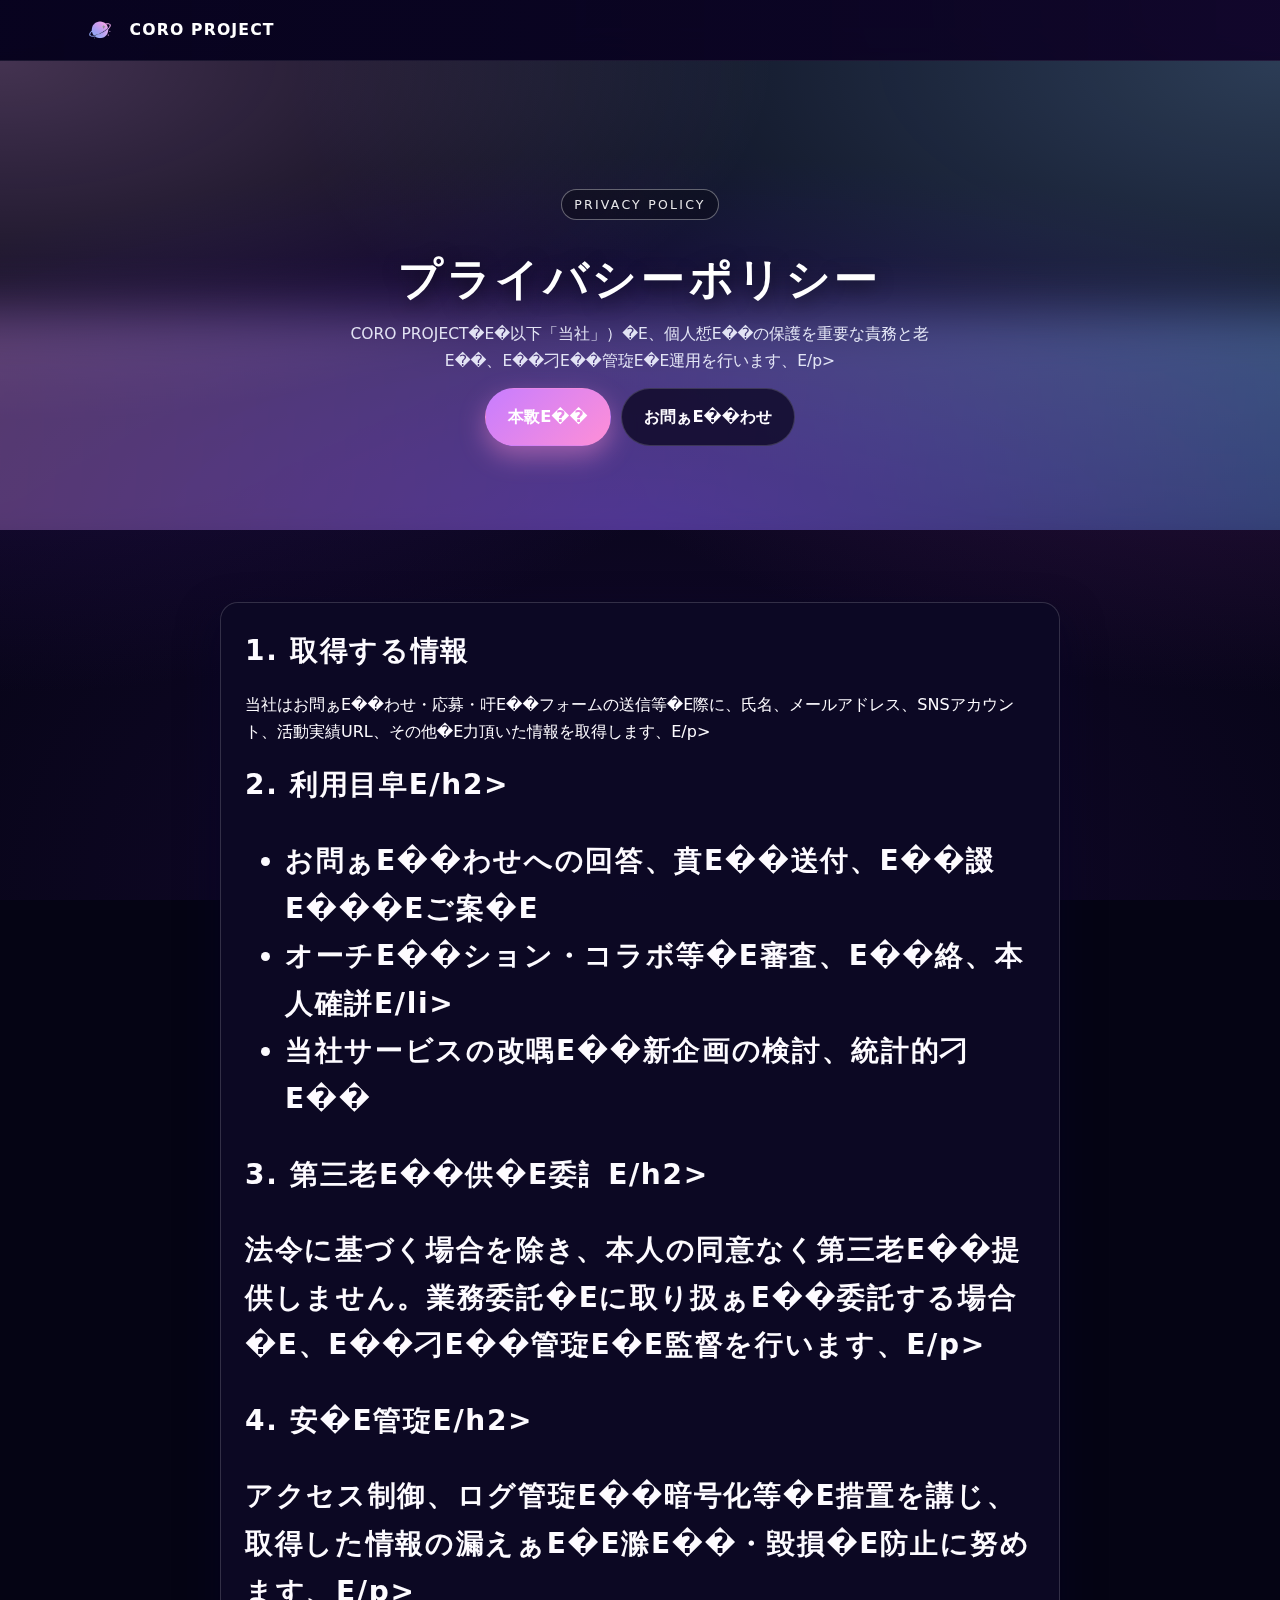
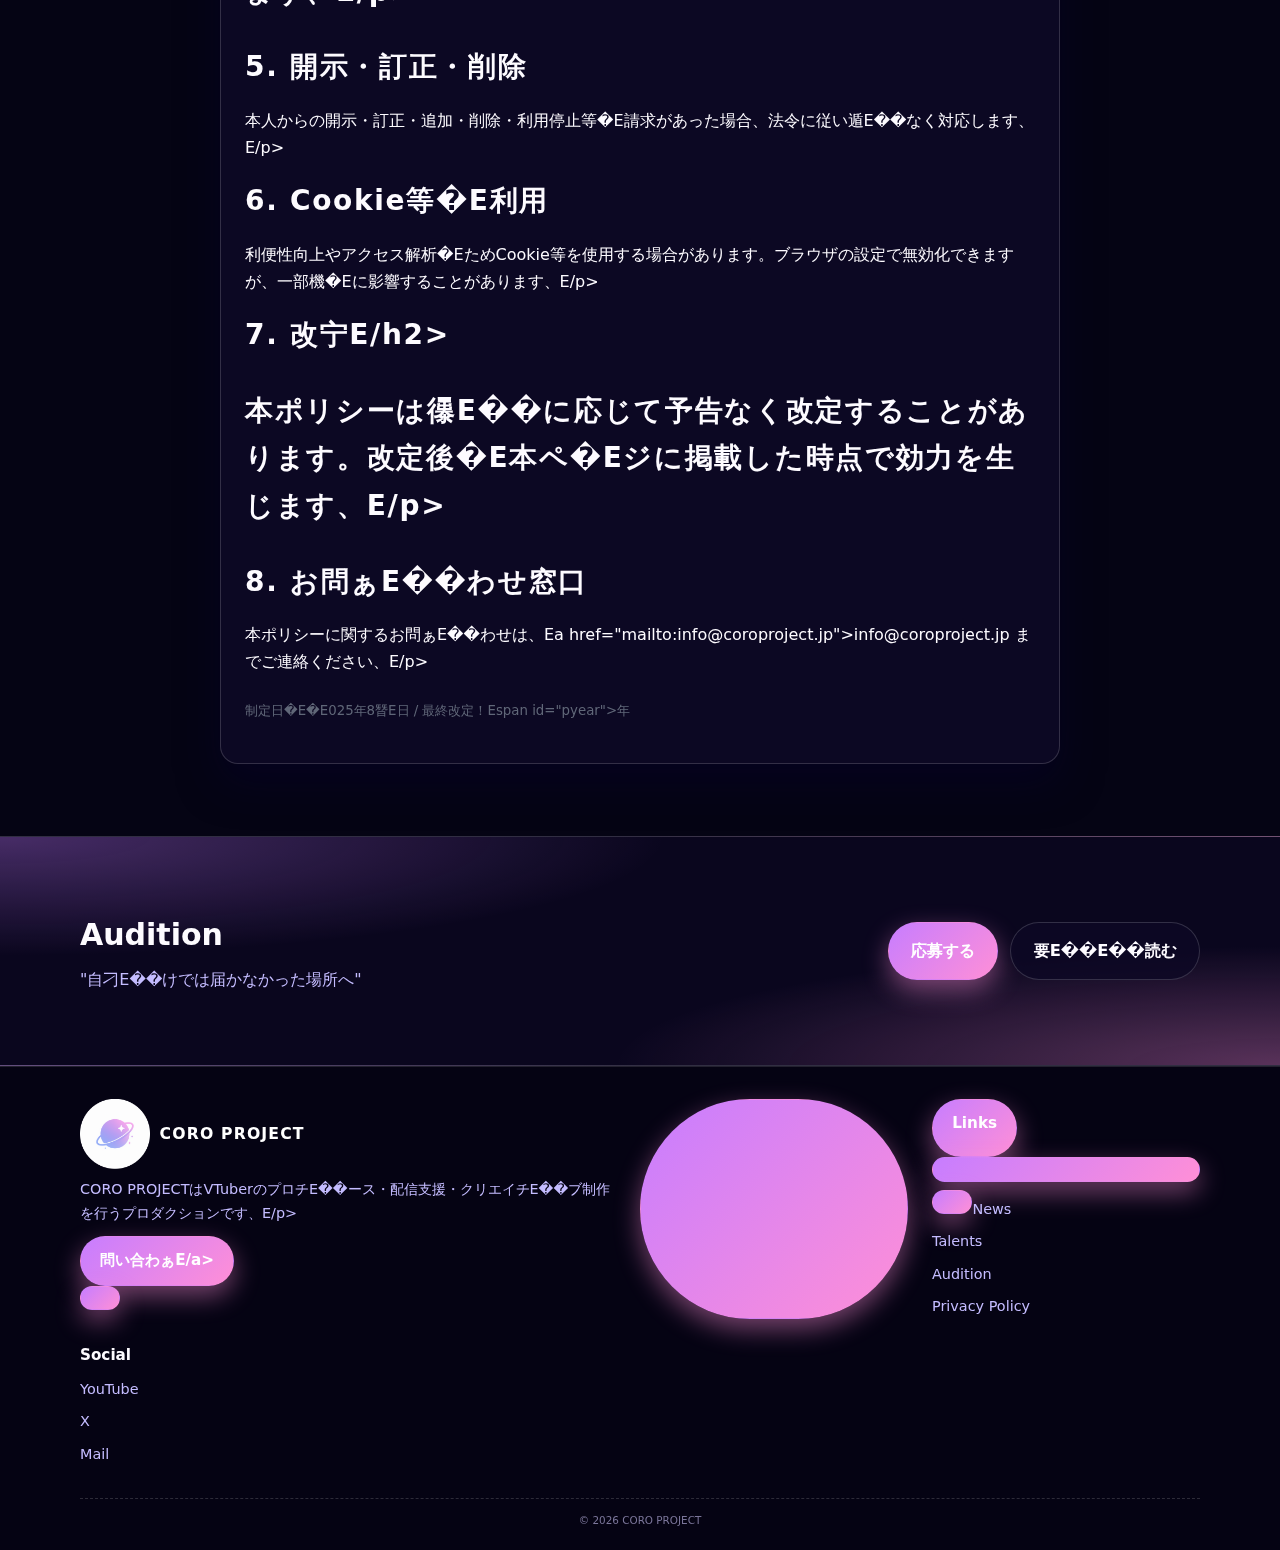
<file: production/html/privacy.html>
<!doctype html>
<html lang="ja">
<head>
  <meta charset="utf-8" />
  <meta name="viewport" content="width=device-width,initial-scale=1" />
  <title>CORO PROJECT | プライバシーポリシー</title>
  <meta name="description" content="CORO PROJECTの個人惁E��保護方針です。取得する情報、利用目皁E��第三老E��供、E��示・訂正・削除、問ぁE��わせ窓口など、E>
  <link rel="canonical" href="https://coroproject.jp/production/html/privacy.html">
  <meta property="og:site_name" content="CORO PROJECT">
  <meta property="og:type" content="website">
  <meta property="og:title" content="プライバシーポリシー | CORO PROJECT">
  <meta property="og:description" content="CORO PROJECTの個人惁E��保護方針、E>
  <meta property="og:url" content="https://coroproject.jp/production/html/privacy.html">
  <meta property="og:image" content="https://coroproject.jp/production/images/ogp.png">
  <meta name="twitter:card" content="summary_large_image">
  <link rel="stylesheet" href="../css/styles.css">
  <link rel="icon" type="image/png" href="../images/logo.png">
  <link rel="apple-touch-icon" href="../images/logo.png">
  <!-- ✁Eファビコン -->
  <link rel="icon" type="image/png" href="../images/logo.png">
  <link rel="apple-touch-icon" href="../images/logo.png">
  <!-- Font Awesome -->
  <link rel="stylesheet" href="https://cdnjs.cloudflare.com/ajax/libs/font-awesome/6.5.1/css/all.min.css">
</head>
<body>
  <div id="app" class="app">
    <header class="site-header">
      <div class="container header-inner">
        <a class="brand" href="../index.php">
          <img src="../images/toukalogo.png" alt="CORO PROJECT ロゴ" class="brand-logo">
          <span class="brand-text">CORO PROJECT</span>
        </a>

        <!-- モバイル用トグル -->
        <button class="nav-toggle" id="navToggle" aria-expanded="false" aria-controls="siteNav" aria-label="メニューを開ぁE>
          <span></span><span></span><span></span>
        </button>

        <nav class="nav" id="siteNav" aria-label="メインナビゲーション">
          <a href="../index.php#about">About</a>
          <a href="./news.php">News</a>
          <a href="./talents.php">Talents</a>
          <a href="./audition.html">Audition</a>
          <a href="./contact.html">Contact</a>
        </nav>
      </div>
    </header>

    <main>
      <!-- Sub Hero -->
      <section class="sub-hero">
        <div class="container sub-hero-inner">
          <div class="sub-hero-copy">
            <p class="eyebrow">Privacy Policy</p>
            <h1>プライバシーポリシー</h1>
            <p class="lead">CORO PROJECT�E�以下「当社」）�E、個人惁E��の保護を重要な責務と老E��、E��刁E��管琁E�E運用を行います、E/p>
            <div class="sub-hero-actions">
              <a class="btn btn-primary btn-lg" href="#policy">本斁E��</a>
              <a class="btn btn-ghost btn-lg" href="./contact.html">お問ぁE��わせ</a>
            </div>
          </div>
          <div class="sub-hero-art" aria-hidden="true">
            <div class="audition-visual"></div>
          </div>
        </div>
      </section>

      <!-- Policy body�E�カード！E-->
      <section id="policy" class="section">
        <div class="container" style="max-width:840px">
          <div class="card" style="padding:24px">
            <h2 class="section-title" style="margin-top:0">1. 取得する情報</h2>
            <p>当社はお問ぁE��わせ・応募・吁E��フォームの送信等�E際に、氏名、メールアドレス、SNSアカウント、活動実績URL、その他�E力頂いた情報を取得します、E/p>

            <h2 class="section-title">2. 利用目皁E/h2>
            <ul class="profile-list">
              <li>お問ぁE��わせへの回答、賁E��送付、E��諁E���Eご案�E</li>
              <li>オーチE��ション・コラボ等�E審査、E��絡、本人確誁E/li>
              <li>当社サービスの改喁E��新企画の検討、統計的刁E��</li>
            </ul>

            <h2 class="section-title">3. 第三老E��供�E委訁E/h2>
            <p>法令に基づく場合を除き、本人の同意なく第三老E��提供しません。業務委託�Eに取り扱ぁE��委託する場合�E、E��刁E��管琁E�E監督を行います、E/p>

            <h2 class="section-title">4. 安�E管琁E/h2>
            <p>アクセス制御、ログ管琁E��暗号化等�E措置を講じ、取得した情報の漏えぁE�E滁E��・毀損�E防止に努めます、E/p>

            <h2 class="section-title">5. 開示・訂正・削除</h2>
            <p>本人からの開示・訂正・追加・削除・利用停止等�E請求があった場合、法令に従い遁E��なく対応します、E/p>

            <h2 class="section-title">6. Cookie等�E利用</h2>
            <p>利便性向上やアクセス解析�EためCookie等を使用する場合があります。ブラウザの設定で無効化できますが、一部機�Eに影響することがあります、E/p>

            <h2 class="section-title">7. 改宁E/h2>
            <p>本ポリシーは忁E��に応じて予告なく改定することがあります。改定後�E本ペ�Eジに掲載した時点で効力を生じます、E/p>

            <h2 class="section-title">8. お問ぁE��わせ窓口</h2>
            <p>本ポリシーに関するお問ぁE��わせは、Ea href="mailto:info@coroproject.jp">info@coroproject.jp</a> までご連絡ください、E/p>

            <p style="margin-top:20px; color:#606778"><small>制定日�E�E025年8朁E日 / 最終改定！Espan id="pyear"></span>年</small></p>
          </div>
        </div>
      </section>

      <!-- CTA -->
      <section class="section cta">
        <div class="container cta-inner">
          <div class="cta-copy">
            <h2>Audition</h2>
            <p>"自刁E��けでは届かなかった場所へ"</p>
          </div>
          <div class="cta-actions">
            <a class="btn btn-primary btn-lg" href="./audition.html">応募する</a>
            <a class="btn btn-ghost btn-lg" href="./audition.html#requirements">要E��E��読む</a>
          </div>
        </div>
      </section>
    </main>

    <footer class="site-footer">
      <div class="container footer-inner">
        <div class="footer-col">
          <div class="brand brand--footer">
            <img src="../images/logo.png" alt="CORO PROJECT" class="footer-logo">
            <span class="brand-text">CORO PROJECT</span>
          </div>
          <p class="footer-desc">CORO PROJECTはVTuberのプロチE��ース・配信支援・クリエイチE��ブ制作を行うプロダクションです、E/p>
          <div class="footer-actions">
            <a class="btn btn-primary" href="./contact.html">問い合わぁE/a>
          </div>
        </div>
        <div class="footer-col">
          <h4>Links</h4>
          <ul class="footer-links">
            <li><a href="./news.php">News</a></li>
            <li><a href="./talents.php">Talents</a></li>
            <li><a href="./audition.html">Audition</a></li>
            <li><a href="./privacy.html" aria-current="page">Privacy Policy</a></li>
          </ul>
        </div>
        <div class="footer-col">
          <h4>Social</h4>
          <ul class="footer-links">
            <li><a href="https://youtube.com/@YourChannel" target="_blank">YouTube</a></li>
            <li><a href="https://x.com/CoroProjectJP" target="_blank">X</a></li>
            <li><a href="mailto:info@coroproject.jp">Mail</a></li>
          </ul>
        </div>
      </div>
      <div class="container footer-copy">
        <small>© <span id="year"></span> CORO PROJECT</small>
      </div>
    </footer>
  </div>
  <script>
    document.getElementById('year').textContent = new Date().getFullYear();
    document.getElementById('pyear').textContent = new Date().getFullYear();
    (function(){
      const btn = document.getElementById('navToggle');
      const nav = document.getElementById('siteNav');
      if(!btn || !nav) return;
      btn.addEventListener('click', ()=>{
        const opened = btn.getAttribute('aria-expanded') === 'true';
        btn.setAttribute('aria-expanded', String(!opened));
        document.body.classList.toggle('nav-open', !opened);
      });
      window.addEventListener('keydown', (e)=>{
        if(e.key === 'Escape' && document.body.classList.contains('nav-open')){
          btn.setAttribute('aria-expanded','false');
          document.body.classList.remove('nav-open');
        }
      });
      window.addEventListener('DOMContentLoaded', ()=>{
        const app = document.getElementById('app');
        if (app) app.classList.add('visible');
      });
    })();
  </script>
</body>
</html>
</file>
<file: creative-support/src/index.css>
@import url('https://fonts.googleapis.com/css2?family=Cormorant+Garamond:wght@500;600;700&family=Outfit:wght@300;400;500;600;700;800&family=Noto+Sans+JP:wght@400;500;700;900&family=Pacifico&family=Shippori+Mincho+B1:wght@500;700;800&family=Zen+Old+Mincho:wght@700;900&display=swap');

:root {
  --pink: #f341b9;
  --pink-2: #ff5bbf;
  --purple: #873ef3;
  --purple-2: #ad64ff;
  --ink: #11131a;
  --text: #25283a;
  --muted: #6f7280;
  --line: #ececf4;
  --soft: #f8f6ff;
  --white: #fff;
  --grad: linear-gradient(100deg, var(--purple), var(--pink));
  --grad-soft: linear-gradient(135deg, rgba(255, 255, 255, .94), rgba(250, 244, 255, .78));
  --grad-mesh: linear-gradient(135deg, rgba(255, 255, 255, .88), rgba(251, 238, 255, .55) 45%, rgba(239, 245, 255, .62));
  --shadow: 0 22px 70px rgba(106, 63, 191, .12);
  --shadow-strong: 0 34px 90px rgba(106, 63, 191, .2);
  --font: 'Outfit', 'Noto Sans JP', sans-serif;
  --display: 'Outfit', 'Noto Sans JP', sans-serif;
  --serif: 'Shippori Mincho B1', serif;
  --accent-serif: 'Zen Old Mincho', 'Shippori Mincho B1', serif;
  --latin-serif: 'Cormorant Garamond', serif;
  --script: 'Pacifico', cursive;
}

* { box-sizing: border-box; }
html { scroll-behavior: smooth; }
body {
  margin: 0;
  min-width: 320px;
  color: var(--text);
  background:
    radial-gradient(circle at top left, rgba(255, 178, 233, .14), transparent 26%),
    linear-gradient(180deg, #fffdfd 0%, #fff 32%, #fbf8ff 100%);
  font-family: var(--font);
  font-feature-settings: "palt" 1;
  overflow-x: hidden;
}
a { color: inherit; text-decoration: none; }
img { display: block; max-width: 100%; }
button { font: inherit; cursor: pointer; }

.page-shell {
  position: relative;
  overflow: hidden;
  background:
    radial-gradient(circle at 12% 40%, rgba(143, 74, 255, .08), transparent 19%),
    radial-gradient(circle at 97% 52%, rgba(243, 65, 185, .08), transparent 18%),
    linear-gradient(180deg, rgba(255,255,255,.96), rgba(251,248,255,.98)),
    #fff;
}
.page-shell::before,
.page-shell::after {
  content: '';
  position: absolute;
  inset: 0;
  pointer-events: none;
}
.page-shell::before {
  z-index: 0;
  opacity: .42;
  background-image: radial-gradient(circle, rgba(165, 100, 255, .18) 1px, transparent 1px);
  background-size: 22px 22px;
  mask-image: linear-gradient(180deg, rgba(0,0,0,.18), transparent 28%, transparent 72%, rgba(0,0,0,.14));
}
.page-shell::after {
  z-index: 0;
  background:
    radial-gradient(circle at 18% 12%, rgba(255, 118, 206, .18), transparent 18%),
    radial-gradient(circle at 84% 18%, rgba(145, 93, 255, .12), transparent 22%),
    radial-gradient(circle at 76% 72%, rgba(243, 65, 185, .12), transparent 18%);
  filter: blur(26px);
}
.container {
  width: min(1180px, calc(100% - 72px));
  margin: 0 auto;
  position: relative;
  z-index: 1;
}

.ambient-blob,
.ambient-dot-field {
  position: absolute;
  z-index: 0;
  pointer-events: none;
}
.ambient-blob {
  border-radius: 50%;
  filter: blur(8px);
  opacity: .55;
  mix-blend-mode: screen;
}
.ambient-blob-a {
  top: 8%;
  left: -140px;
  width: 320px;
  height: 320px;
  background: radial-gradient(circle at 30% 30%, rgba(255, 121, 188, .5), rgba(160, 108, 255, .12) 58%, transparent 72%);
}
.ambient-blob-b {
  right: -120px;
  top: 44%;
  width: 280px;
  height: 280px;
  background: radial-gradient(circle at 35% 35%, rgba(150, 109, 255, .42), rgba(255, 125, 203, .14) 56%, transparent 74%);
}
.ambient-dot-field {
  border-radius: 28px;
  opacity: .42;
  background-image: radial-gradient(circle, rgba(162, 102, 255, .48) 1px, transparent 1px);
  background-size: 14px 14px;
}
.dot-field-a {
  top: 120px;
  right: 80px;
  width: 180px;
  height: 180px;
  mask-image: radial-gradient(circle at center, rgba(0,0,0,.96), transparent 80%);
}
.dot-field-b {
  left: 48px;
  bottom: 12%;
  width: 220px;
  height: 220px;
  mask-image: radial-gradient(circle at center, rgba(0,0,0,.9), transparent 84%);
}

.part {
  position: absolute;
  z-index: 0;
  pointer-events: none;
  user-select: none;
  will-change: transform;
  transform-origin: center;
  filter: drop-shadow(0 16px 34px rgba(146, 73, 234, .16));
}
.part-melt-left { top: -42px; left: -44px; width: 290px; opacity: .52; }
.part-orb-top { top: 150px; right: 11%; width: 58px; }
.part-outline-top { top: 70px; right: 30%; width: 110px; opacity: .55; }
.part-dot-right { top: 390px; right: -20px; width: 135px; opacity: .56; }

.site-header {
  position: fixed;
  inset: 0 0 auto;
  z-index: 30;
  padding: 32px 0 18px;
  transition: padding .25s ease, background .25s ease, box-shadow .25s ease;
}
.site-header.is-scrolled {
  padding: 14px 0;
  background: rgba(255,255,255,.88);
  box-shadow: 0 18px 50px rgba(65, 31, 117, .08);
  backdrop-filter: blur(16px);
}
.header-inner {
  display: flex;
  align-items: center;
  justify-content: space-between;
  gap: 28px;
}
.brand {
  display: grid;
  gap: 0;
  line-height: .82;
}
.brand-logo-text {
  width: max-content;
  color: transparent;
  background: var(--grad);
  -webkit-background-clip: text;
  background-clip: text;
  font-family: var(--display);
  font-size: clamp(2rem, 3vw, 3rem);
  font-weight: 800;
  letter-spacing: .02em;
}
.brand-sub-text {
  color: #9a88a4;
  font-size: .64rem;
  font-weight: 600;
  letter-spacing: .28em;
  padding-left: .2em;
  text-transform: uppercase;
}
.site-nav {
  display: flex;
  align-items: center;
  gap: clamp(22px, 2.6vw, 38px);
  font-family: var(--display);
  font-size: .82rem;
  font-weight: 600;
  letter-spacing: .06em;
}
.site-nav a { transition: color .2s ease, transform .2s ease; }
.site-nav a:hover { color: var(--pink); transform: translateY(-2px); }
.contact-pill,
.primary-button {
  display: inline-flex;
  align-items: center;
  justify-content: center;
  gap: 16px;
  border: 0;
  border-radius: 999px;
  color: #fff;
  background: var(--grad);
  box-shadow: 0 18px 42px rgba(177, 67, 228, .28);
  font-weight: 900;
  transition: transform .2s ease, box-shadow .2s ease;
}
.contact-pill { min-width: 104px; min-height: 44px; padding: 0 22px; font-size: .78rem; }
.contact-pill,
.primary-button,
.secondary-button { font-family: var(--display); }
.primary-button { min-height: 56px; padding: 0 28px; }
.primary-button.small { min-height: 48px; padding: 0 22px; }
.contact-pill:hover,
.primary-button:hover {
  transform: translateY(-2px) scale(1.02);
  box-shadow: 0 22px 50px rgba(177, 67, 228, .34);
}
.secondary-button {
  display: inline-flex;
  align-items: center;
  justify-content: center;
  min-height: 56px;
  min-width: 160px;
  border: 1px solid #dfe2ec;
  border-radius: 999px;
  background: #fff;
  color: #8d93a3;
  font-weight: 900;
  box-shadow: 0 10px 28px rgba(44, 51, 74, .04);
}
.menu-toggle {
  display: none;
  width: 44px;
  height: 44px;
  border: 0;
  border-radius: 50%;
  background: var(--grad);
  padding: 11px;
}
.menu-toggle span {
  display: block;
  height: 2px;
  margin: 5px 0;
  background: #fff;
}
.mobile-nav {
  display: none;
  width: min(420px, calc(100% - 40px));
  margin: 16px auto 0;
  padding: 22px;
  border-radius: 26px;
  background: rgba(255,255,255,.96);
  box-shadow: var(--shadow);
}
.mobile-nav.is-open { display: grid; gap: 14px; }
.mobile-nav a { font-weight: 900; }

.hero {
  position: relative;
  z-index: 1;
  padding: 160px 0 96px;
}
.hero-backdrop {
  position: absolute;
  inset: 0;
  overflow: hidden;
  pointer-events: none;
}
.hero-grid-glow {
  position: absolute;
  inset: 16% 6% auto auto;
  width: 42vw;
  height: 42vw;
  max-width: 620px;
  max-height: 620px;
  border-radius: 50%;
  background:
    radial-gradient(circle at 50% 50%, rgba(255, 133, 205, .26), rgba(150, 94, 255, .1) 54%, transparent 72%);
  filter: blur(18px);
}
.hero-dot-panel {
  position: absolute;
  border-radius: 36px;
  background-image: radial-gradient(circle, rgba(255,255,255,.8) 1px, transparent 1px);
  background-size: 14px 14px;
  opacity: .32;
}
.hero-dot-panel-a {
  top: 110px;
  right: 120px;
  width: 210px;
  height: 210px;
  background-color: rgba(160, 109, 255, .14);
  transform: rotate(-12deg);
}
.hero-dot-panel-b {
  left: 90px;
  bottom: 26px;
  width: 250px;
  height: 120px;
  background-color: rgba(255, 116, 190, .12);
  transform: rotate(8deg);
}
.hero-marquee {
  position: absolute;
  left: 0;
  width: 160%;
  color: rgba(141, 120, 170, .12);
  font-family: var(--display);
  font-size: clamp(1rem, 2vw, 1.25rem);
  font-weight: 700;
  letter-spacing: .22em;
  text-transform: uppercase;
  white-space: nowrap;
}
.hero-marquee span {
  display: inline-block;
  padding-left: 100%;
  animation: marqueeSlide 22s linear infinite;
}
.marquee-a { top: 118px; transform: rotate(-8deg); }
.marquee-b {
  bottom: 54px;
  transform: rotate(7deg);
}
.marquee-b span { animation-direction: reverse; animation-duration: 26s; }
.hero-grid {
  display: grid;
  grid-template-columns: minmax(520px, .98fr) minmax(520px, 1.02fr);
  align-items: center;
  gap: 44px;
}
.hero-copy,
.hero-visual,
.section-heading,
.glass-card,
.package-card {
  min-width: 0;
}
.eyebrow {
  width: max-content;
  margin: 0 0 20px;
  color: var(--purple);
  font-family: var(--display);
  font-size: .82rem;
  font-weight: 600;
  letter-spacing: .18em;
  text-transform: uppercase;
}
.hero h1 {
  margin: 0;
  color: #12141d;
  font-family: var(--display);
  font-size: clamp(3.8rem, 5.1vw, 5.6rem);
  font-weight: 700;
  letter-spacing: -.05em;
  line-height: 1.06;
  overflow-wrap: anywhere;
  text-wrap: balance;
}
.hero-title-main {
  position: relative;
  display: inline-block;
  padding-right: .14em;
  white-space: nowrap;
}
.hero-title-main::after {
  content: '';
  position: absolute;
  left: .08em;
  right: 0;
  bottom: -.08em;
  height: 16px;
  border-radius: 999px;
  background: linear-gradient(90deg, rgba(255, 91, 191, .18), rgba(173, 100, 255, .12));
  z-index: -1;
}
.hero h1 em {
  color: var(--pink);
  display: block;
  margin-top: .02em;
  font-family: var(--accent-serif);
  font-size: .82em;
  font-style: normal;
  font-weight: 900;
  letter-spacing: -.04em;
  line-height: 1.02;
}
.hero-lead {
  max-width: 560px;
  margin: 28px 0 0;
  color: #555d6d;
  font-size: 1.02rem;
  font-weight: 500;
  line-height: 2.02;
  overflow-wrap: anywhere;
}
.hero-actions {
  display: flex;
  flex-wrap: wrap;
  gap: 18px;
  margin-top: 38px;
}
.trust-strip {
  display: flex;
  flex-wrap: wrap;
  gap: 12px;
  margin-top: 26px;
}
.trust-strip span {
  display: inline-flex;
  align-items: center;
  min-height: 36px;
  border: 1px solid rgba(135, 62, 243, .14);
  border-radius: 999px;
  background: rgba(255,255,255,.68);
  box-shadow: 0 16px 34px rgba(106, 63, 191, .08);
  backdrop-filter: blur(16px);
  padding: 0 15px;
  color: #4d5568;
  font-size: .82rem;
  font-weight: 700;
}
.hero-visual {
  position: relative;
  min-height: 620px;
  perspective: 1200px;
}
.hero-halo {
  position: absolute;
  inset: 72px 4% 36px 14%;
  border-radius: 42% 58% 46% 54% / 58% 42% 58% 42%;
  background:
    radial-gradient(circle at 48% 45%, rgba(255,255,255,.8), rgba(255, 182, 230, .2) 26%, rgba(146, 101, 255, .24) 58%, transparent 82%);
  filter: blur(14px);
}
.hero-blob-bg {
  position: absolute;
  right: 18%;
  top: 0;
  width: 320px;
  opacity: .95;
}
.hero-image-frame {
  position: absolute;
  right: 2%;
  top: 74px;
  width: min(680px, 100%);
  aspect-ratio: 1.46;
  overflow: hidden;
  border-radius: 41% 59% 46% 54% / 52% 34% 66% 48%;
  background: linear-gradient(135deg, rgba(244, 235, 255, .92), rgba(253, 243, 251, .9));
  box-shadow: 0 42px 110px rgba(97, 58, 171, .22);
  transform-style: preserve-3d;
  isolation: isolate;
}
.hero-image-frame::before {
  content: '';
  position: absolute;
  inset: 10px;
  border-radius: inherit;
  border: 1px solid rgba(255,255,255,.46);
  z-index: 2;
  pointer-events: none;
}
.hero-image-frame img {
  width: 100%;
  height: 100%;
  object-fit: cover;
  object-position: 50% 40%;
  transform: scale(1.06);
}
.hero-dot {
  position: absolute;
  right: -20px;
  top: 225px;
  width: 105px;
  opacity: .85;
}
.hero-pink-ball {
  position: absolute;
  left: 4%;
  top: 105px;
  width: 82px;
}
.hero-arrow {
  position: absolute;
  left: 56%;
  bottom: 86px;
  width: 120px;
  filter: drop-shadow(0 18px 26px rgba(243, 65, 185, .25));
}
.hero-service-chip {
  position: absolute;
  display: grid;
  place-items: center;
  min-height: 46px;
  border-radius: 999px;
  background: rgba(255,255,255,.7);
  box-shadow: 0 24px 58px rgba(106, 63, 191, .18);
  padding: 0 20px;
  color: var(--purple);
  font-family: var(--display);
  font-size: .86rem;
  font-weight: 600;
  backdrop-filter: blur(18px);
}
.chip-1 { right: 17%; top: 120px; }
.chip-2 { right: 2%; top: 325px; }
.chip-3 { left: 12%; bottom: 116px; }
.hero-glass-card {
  position: absolute;
  left: 3%;
  top: 10px;
  width: 220px;
  padding: 18px 18px 16px;
  border: 1px solid rgba(255,255,255,.48);
  border-radius: 24px;
  background: linear-gradient(135deg, rgba(255,255,255,.5), rgba(255,255,255,.18));
  box-shadow: 0 26px 60px rgba(109, 60, 182, .14);
  backdrop-filter: blur(16px);
}
.hero-glass-card strong {
  display: block;
  color: #202536;
  font-family: var(--display);
  font-size: .92rem;
  font-weight: 600;
  letter-spacing: .04em;
}
.hero-glass-card span {
  display: block;
  margin-top: 8px;
  color: #5f6676;
  font-size: .8rem;
  font-weight: 500;
  line-height: 1.7;
}
.next-stage {
  position: absolute;
  right: 5%;
  bottom: 64px;
  color: var(--pink);
  font-family: var(--latin-serif);
  font-size: clamp(2.1rem, 4vw, 4rem);
  font-weight: 700;
  letter-spacing: .02em;
  transform: rotate(-11deg);
  text-shadow: 0 14px 34px rgba(243, 65, 185, .22);
}
.scroll-label {
  position: absolute;
  left: -36px;
  bottom: 48px;
  color: #111;
  font-size: .72rem;
  font-weight: 900;
  letter-spacing: .18em;
  writing-mode: vertical-rl;
}
.scroll-label::after {
  content: '';
  display: block;
  width: 1px;
  height: 68px;
  margin: 10px auto 0;
  background: #111;
}
.layer { transition: transform .18s ease-out; }

.section {
  position: relative;
  z-index: 1;
  padding: 96px 0;
}
.section-heading {
  position: relative;
  max-width: 860px;
  margin: 0 auto 50px;
  text-align: center;
}
.section-heading span {
  position: absolute;
  left: 50%;
  top: -34px;
  z-index: -1;
  color: rgba(146, 75, 240, .07);
  font-family: var(--latin-serif);
  font-size: clamp(3.2rem, 7vw, 6.4rem);
  font-weight: 700;
  letter-spacing: .06em;
  transform: translateX(-50%);
}
.section-heading h2 {
  margin: 0;
  color: #151720;
  font-family: var(--display);
  font-size: clamp(2rem, 3vw, 2.7rem);
  font-weight: 700;
  letter-spacing: -.05em;
}
.section-heading h2::after {
  content: '';
  display: block;
  width: 34px;
  height: 3px;
  margin: 14px auto 0;
  border-radius: 999px;
  background: var(--grad);
}
.section-heading p {
  margin: 18px auto 0;
  color: var(--muted);
  font-weight: 700;
  line-height: 1.9;
}

.services-section,
.flow-section {
  background: linear-gradient(180deg, #fff 0%, #fbfbff 100%);
}
.section-wave { top: 4px; left: -40px; width: 430px; opacity: .48; }
.section-ring { top: 92px; right: -34px; width: 210px; opacity: .7; }
.service-grid {
  display: grid;
  grid-template-columns: repeat(4, minmax(0, 1fr));
  gap: 22px;
  perspective: 1200px;
}
.glass-card {
  border: 1px solid rgba(226, 226, 240, .8);
  background: var(--grad-mesh);
  box-shadow: var(--shadow);
  backdrop-filter: blur(18px);
}
.tilt-card {
  position: relative;
  transform: rotateX(var(--rx, 0deg)) rotateY(var(--ry, 0deg)) translateY(0);
  transform-style: preserve-3d;
  transition: transform .2s ease, box-shadow .2s ease;
  overflow: hidden;
}
.tilt-card::after {
  content: '';
  position: absolute;
  inset: 0;
  opacity: 0;
  background: radial-gradient(circle at var(--glow-x, 50%) var(--glow-y, 50%), rgba(255,255,255,.85), transparent 28%);
  transition: opacity .2s ease;
  pointer-events: none;
}
.tilt-card:hover {
  transform: rotateX(var(--rx, 0deg)) rotateY(var(--ry, 0deg)) translateY(-8px);
  box-shadow: var(--shadow-strong);
}
.tilt-card:hover::after { opacity: .45; }
.service-card {
  min-height: 282px;
  padding: 28px;
  border-radius: 26px;
}
.service-kicker {
  display: inline-flex;
  align-items: center;
  gap: 10px;
  color: rgba(135, 62, 243, .82);
  font-family: var(--display);
  font-size: .74rem;
  font-weight: 700;
  letter-spacing: .14em;
  text-transform: uppercase;
}
.service-kicker::before {
  content: '';
  width: 28px;
  height: 1px;
  background: linear-gradient(90deg, rgba(243, 65, 185, .82), rgba(173, 100, 255, .4));
}
.service-card h3 {
  margin: 18px 0 12px;
  color: #161923;
  font-family: var(--display);
  font-size: 1.08rem;
  font-weight: 400;
  line-height: 1.5;
}
.package-card h3,
.price-table h3,
.reason-item h3,
.flow-timeline h3,
.join-copy h2,
.contact-copy h2 {
  font-family: var(--display);
  font-weight: 400;
}
.service-card p {
  margin: 0 0 18px;
  color: var(--muted);
  font-size: .92rem;
  font-weight: 700;
  line-height: 1.85;
}
.service-card b {
  display: inline-flex;
  border-radius: 999px;
  background: #fff;
  padding: 7px 14px;
  color: var(--purple);
  font-size: .82rem;
  font-weight: 900;
}

.pricing-section {
  background:
    radial-gradient(circle at 4% 28%, rgba(243, 65, 185, .09), transparent 16%),
    #fff;
}
.price-orb { left: -60px; top: 150px; width: 230px; opacity: .75; }
.package-grid {
  display: grid;
  grid-template-columns: repeat(3, minmax(0, 1fr));
  gap: 24px;
  perspective: 1200px;
}
.package-card {
  min-height: 398px;
  padding: 30px;
  border: 1px solid rgba(226, 226, 240, .9);
  border-radius: 30px;
  background: #fff;
  box-shadow: var(--shadow);
}
.package-card.featured {
  color: #fff;
  background: linear-gradient(145deg, #8a45f3, #f341b9);
  box-shadow: 0 36px 92px rgba(183, 64, 220, .24);
}
.plan-badge {
  display: inline-flex;
  min-height: 30px;
  align-items: center;
  border-radius: 999px;
  background: #f5ebff;
  padding: 0 12px;
  color: var(--purple);
  font-size: .76rem;
  font-weight: 900;
}
.featured .plan-badge {
  background: rgba(255,255,255,.2);
  color: #fff;
}
.package-card h3 {
  margin: 20px 0 12px;
  font-size: clamp(1.25rem, 2vw, 1.7rem);
  font-weight: 900;
}
.package-card strong {
  display: block;
  color: transparent;
  background: var(--grad);
  -webkit-background-clip: text;
  background-clip: text;
  font-size: clamp(2.5rem, 5vw, 4rem);
  font-weight: 900;
  letter-spacing: -.06em;
}
.featured strong {
  color: #fff;
  background: none;
  -webkit-background-clip: initial;
  background-clip: initial;
}
.package-card p {
  min-height: 78px;
  margin: 14px 0 22px;
  color: var(--muted);
  font-weight: 700;
  line-height: 1.8;
}
.featured p { color: rgba(255,255,255,.86); }
.package-card dl {
  display: grid;
  grid-template-columns: auto 1fr;
  gap: 10px 16px;
  margin: 0;
}
.package-card dt {
  color: #8b8f9b;
  font-size: .8rem;
  font-weight: 900;
}
.featured dt { color: rgba(255,255,255,.72); }
.package-card dd {
  margin: 0;
  text-align: right;
  font-weight: 900;
}
.price-tables {
  display: grid;
  grid-template-columns: repeat(3, minmax(0, 1fr));
  gap: 22px;
  margin-top: 26px;
}
.price-table {
  border: 1px solid rgba(226,226,240,.9);
  border-radius: 26px;
  background: #fff;
  box-shadow: var(--shadow);
  padding: 26px;
}
.price-table h3 {
  margin: 0 0 18px;
  font-size: 1.15rem;
  font-weight: 900;
}
.price-table div {
  display: grid;
  grid-template-columns: 1fr auto;
  gap: 8px 16px;
  align-items: baseline;
  padding: 14px 0;
  border-top: 1px solid var(--line);
}
.price-table span {
  color: #454b58;
  font-size: .9rem;
  font-weight: 800;
  line-height: 1.65;
}
.price-table b {
  color: var(--pink);
  font-size: 1.1rem;
  font-weight: 900;
}
.price-table small {
  grid-column: 1 / -1;
  color: var(--muted);
  font-weight: 700;
}
.price-note {
  display: grid;
  gap: 10px;
  justify-items: center;
  margin-top: 34px;
  border-radius: 28px;
  background: linear-gradient(135deg, #fbf4ff, #fff);
  box-shadow: var(--shadow);
  padding: 30px;
  text-align: center;
}
.price-note p {
  margin: 0;
  color: var(--muted);
  font-size: .92rem;
  font-weight: 700;
  line-height: 1.8;
}
.price-note .primary-button { margin-top: 10px; }

.reason-section {
  background:
    radial-gradient(circle at 92% 20%, rgba(135, 62, 243, .08), transparent 18%),
    linear-gradient(180deg, #fbfbff, #fff);
}
.reason-spark { right: 10%; top: 70px; width: 80px; }
.reason-stack {
  display: grid;
  gap: 18px;
}
.reason-item {
  display: grid;
  grid-template-columns: 96px 1fr;
  gap: 24px;
  align-items: start;
  position: relative;
  overflow: hidden;
  border: 1px solid rgba(226,226,240,.9);
  border-radius: 26px;
  background: rgba(255,255,255,.88);
  box-shadow: var(--shadow);
  padding: 26px;
  transform-style: preserve-3d;
}
.reason-item::before {
  content: '';
  position: absolute;
  inset: 0 auto 0 0;
  width: 5px;
  background: var(--grad);
  transform: scaleY(0);
  transform-origin: top;
  transition: transform .34s ease;
}
.reason-item:hover::before { transform: scaleY(1); }
.reason-item span {
  color: transparent;
  background: var(--grad);
  -webkit-background-clip: text;
  background-clip: text;
  font-size: 3rem;
  font-weight: 900;
  line-height: .9;
}
.reason-item h3 {
  margin: 0 0 10px;
  color: #171924;
  font-size: clamp(1.2rem, 2vw, 1.65rem);
  font-weight: 900;
}
.reason-item p {
  margin: 0;
  color: var(--muted);
  font-weight: 700;
  line-height: 1.9;
}

.flow-arrow { right: -20px; top: 180px; width: 130px; opacity: .7; }
.flow-timeline {
  display: grid;
  grid-template-columns: repeat(7, minmax(220px, 1fr));
  gap: 18px;
  overflow-x: auto;
  padding: 12px 8px 26px;
  scroll-snap-type: x mandatory;
  perspective: 1200px;
}
.flow-timeline article {
  position: relative;
  min-height: 330px;
  scroll-snap-align: start;
  border: 1px solid rgba(226,226,240,.9);
  border-radius: 28px;
  background: #fff;
  box-shadow: var(--shadow);
  padding: 26px;
  transform: translateZ(0);
}
.flow-timeline article::before {
  content: '';
  position: absolute;
  top: 34px;
  right: -24px;
  z-index: 2;
  width: 34px;
  height: 2px;
  background: var(--grad);
}
.flow-timeline article:last-child::before { display: none; }
.flow-timeline b {
  display: inline-flex;
  border-radius: 999px;
  background: #f4ecff;
  padding: 7px 12px;
  color: var(--purple);
  font-size: .78rem;
  font-weight: 900;
}
.flow-timeline h3 {
  margin: 22px 0 12px;
  font-size: 1.2rem;
  font-weight: 900;
}
.flow-timeline p {
  margin: 0;
  color: var(--muted);
  font-size: .92rem;
  font-weight: 700;
  line-height: 1.85;
}

.faq-section {
  background: linear-gradient(180deg, #fff, #fbfbff);
}
.faq-blob { right: -40px; top: 32px; width: 190px; opacity: .8; }
.faq-grid {
  display: grid;
  grid-template-columns: repeat(2, minmax(0, 1fr));
  align-items: start;
  gap: 16px 24px;
}
.faq-grid details {
  position: relative;
  align-self: start;
  overflow: hidden;
  border-radius: 999px;
  background: #fff;
  box-shadow: 0 16px 42px rgba(79, 64, 136, .08);
  transition: border-radius .28s ease, transform .28s ease, box-shadow .28s ease;
  will-change: height;
}
.faq-grid details::before {
  content: '';
  position: absolute;
  inset: 0 auto 0 0;
  width: 5px;
  background: var(--grad);
  transform: scaleY(0);
  transform-origin: top;
  transition: transform .32s ease;
}
.faq-grid details:hover {
  transform: translateY(-3px);
  box-shadow: 0 22px 54px rgba(79, 64, 136, .12);
}
.faq-grid details[open] { border-radius: 24px; }
.faq-grid details[open]::before { transform: scaleY(1); }
.faq-grid summary {
  display: flex;
  align-items: center;
  gap: 14px;
  min-height: 58px;
  padding: 0 24px;
  color: #222631;
  font-size: .9rem;
  font-weight: 900;
  cursor: pointer;
  list-style: none;
  user-select: none;
}
.faq-grid summary::-webkit-details-marker { display: none; }
.faq-grid summary::after {
  content: '+';
  margin-left: auto;
  color: #111;
  font-size: 1.2rem;
  transition: transform .22s ease, color .22s ease;
}
.faq-grid details[open] summary::after {
  content: '-';
  color: var(--pink);
  transform: rotate(180deg);
}
.faq-grid summary span {
  display: grid;
  width: 30px;
  height: 30px;
  flex: 0 0 auto;
  place-items: center;
  border-radius: 50%;
  color: #fff;
  background: var(--purple);
}
.faq-grid p {
  margin: 0;
  padding: 0 24px 20px 68px;
  color: var(--muted);
  font-size: .9rem;
  font-weight: 700;
  line-height: 1.8;
  opacity: 0;
  transform: translateY(-8px);
}
.faq-grid details[open] p { animation: faqAnswerIn .42s cubic-bezier(.16, 1, .3, 1) both; }

.join-section { background: #fff; }
.join-panel {
  position: relative;
  display: grid;
  grid-template-columns: 1.1fr .9fr;
  gap: 34px;
  overflow: hidden;
  border-radius: 34px;
  background: linear-gradient(135deg, #fff, #faf1ff);
  box-shadow: var(--shadow);
  padding: 44px;
}
.join-part {
  position: absolute;
  right: -20px;
  top: -18px;
  width: 150px;
  opacity: .7;
}
.join-copy { position: relative; z-index: 1; }
.join-copy > span {
  color: var(--pink);
  font-size: .78rem;
  font-weight: 900;
  letter-spacing: .2em;
}
.join-copy h2 {
  margin: 14px 0 18px;
  color: #151720;
  font-size: clamp(1.8rem, 3.2vw, 3.2rem);
  font-weight: 900;
  line-height: 1.35;
}
.join-copy p {
  margin: 0;
  color: var(--muted);
  font-weight: 700;
  line-height: 1.9;
}
.join-copy ul {
  display: grid;
  gap: 10px;
  margin: 22px 0 28px;
  padding: 0;
  list-style: none;
}
.join-copy li {
  position: relative;
  padding-left: 24px;
  font-weight: 800;
}
.join-copy li::before {
  content: '✓';
  position: absolute;
  left: 0;
  color: var(--pink);
}
.join-steps {
  position: relative;
  z-index: 1;
  display: grid;
  gap: 14px;
}
.join-steps div {
  display: grid;
  grid-template-columns: auto 1fr;
  align-items: center;
  gap: 14px;
  border: 1px solid rgba(226,226,240,.8);
  border-radius: 22px;
  background: rgba(255,255,255,.84);
  box-shadow: 0 14px 34px rgba(106, 63, 191, .09);
  padding: 18px;
  font-weight: 900;
}
.join-steps span {
  display: grid;
  width: 42px;
  height: 42px;
  place-items: center;
  border-radius: 50%;
  color: #fff;
  background: var(--grad);
}

.contact-section {
  padding: 80px 0 42px;
}
.contact-band {
  position: relative;
  display: grid;
  grid-template-columns: 1fr .78fr;
  overflow: hidden;
  min-height: 332px;
  border-radius: 28px;
  color: #fff;
  background: linear-gradient(105deg, #e133bd, #8a45f3);
  box-shadow: 0 28px 80px rgba(121, 64, 196, .24);
}
.contact-part {
  position: absolute;
  top: -42px;
  left: 50%;
  width: 130px;
  opacity: .78;
}
.contact-copy {
  position: relative;
  z-index: 1;
  padding: 52px 64px;
}
.contact-copy > span {
  color: rgba(255,255,255,.72);
  font-family: var(--script);
  font-size: 1.45rem;
}
.contact-copy h2 {
  margin: 16px 0 18px;
  font-size: clamp(2rem, 4vw, 3.45rem);
  font-weight: 900;
  letter-spacing: .03em;
  line-height: 1.25;
}
.contact-copy p {
  max-width: 560px;
  margin: 0 0 10px;
  color: rgba(255,255,255,.84);
  font-weight: 700;
  line-height: 1.95;
}
.contact-actions {
  display: flex;
  flex-wrap: wrap;
  gap: 16px;
  margin-top: 28px;
  align-items: center;
}
.contact-actions a {
  display: inline-flex;
  align-items: center;
  justify-content: center;
  min-height: 50px;
  padding: 0 26px;
  border-radius: 999px;
  color: var(--purple);
  background: #fff;
  font-size: .88rem;
  font-weight: 900;
}
.contact-actions span {
  color: rgba(255,255,255,.86);
  font-size: .86rem;
  font-weight: 800;
}
.contact-image {
  min-height: 332px;
  overflow: hidden;
  border-radius: 120px 0 0 0;
}
.contact-image img {
  width: 100%;
  height: 100%;
  object-fit: cover;
  object-position: 52% 32%;
}

.site-footer {
  padding: 26px 0 36px;
}
.footer-inner {
  display: grid;
  grid-template-columns: auto 1fr;
  align-items: center;
  gap: 28px 40px;
}
.footer-brand .brand-logo-text { font-size: 2rem; }
.footer-brand .brand-sub-text { font-size: .55rem; }
.footer-copy {
  grid-column: 2;
  max-width: 680px;
  margin: 0;
  color: var(--muted);
  font-size: .85rem;
  font-weight: 700;
  line-height: 1.8;
}
.site-footer nav {
  grid-column: 1 / -1;
  display: flex;
  flex-wrap: wrap;
  justify-content: center;
  gap: clamp(18px, 3vw, 38px);
  color: #111;
  font-size: .75rem;
  font-weight: 900;
}
.copyright {
  margin: 28px 0 0;
  color: #a7abb5;
  font-size: .72rem;
  font-weight: 700;
  text-align: center;
}

.reveal {
  opacity: 0;
  transform: translateY(30px) scale(.98);
  transition: opacity .74s ease var(--delay, 0ms), transform .74s cubic-bezier(.16,1,.3,1) var(--delay, 0ms);
}
.reveal.is-visible {
  opacity: 1;
  transform: translateY(0) scale(1);
}

.float-slow,
.float-medium,
.float-fast,
.spin-slow { animation: none; }

@keyframes floatY {
  0%, 100% { transform: translate3d(0,0,0) rotate(0deg) scale(1); }
  25% { transform: translate3d(10px,-16px,0) rotate(3deg) scale(1.03); }
  50% { transform: translate3d(-8px,-28px,0) rotate(-4deg) scale(1.06); }
  75% { transform: translate3d(12px,-10px,0) rotate(2deg) scale(1.02); }
}
@keyframes spinSoft {
  0% { transform: rotate(0deg) scale(1); }
  50% { transform: rotate(180deg) scale(1.08); }
  100% { transform: rotate(360deg) scale(1); }
}
@keyframes openText {
  from { opacity: 0; transform: translateY(-8px); }
  to { opacity: 1; transform: translateY(0); }
}
@keyframes faqAnswerIn {
  0% { opacity: 0; transform: translateY(-10px); }
  100% { opacity: 1; transform: translateY(0); }
}
@keyframes marqueeSlide {
  from { transform: translateX(0); }
  to { transform: translateX(-100%); }
}
@keyframes haloPulse {
  0%, 100% { transform: scale(1) translate3d(0,0,0); opacity: .9; }
  50% { transform: scale(1.08) translate3d(18px,-10px,0); opacity: 1; }
}
@keyframes blobMorph {
  0%, 100% { transform: translate3d(0,0,0) scale(1); border-radius: 50% 50% 42% 58% / 58% 42% 58% 42%; }
  33% { transform: translate3d(14px,-18px,0) scale(1.07); border-radius: 42% 58% 54% 46% / 44% 58% 42% 56%; }
  66% { transform: translate3d(-18px,10px,0) scale(.96); border-radius: 56% 44% 48% 52% / 58% 44% 56% 42%; }
}
@keyframes meshShift {
  0% { transform: translate3d(0,0,0) rotate(0deg); }
  50% { transform: translate3d(12px,-10px,0) rotate(2deg); }
  100% { transform: translate3d(0,0,0) rotate(0deg); }
}

@media (max-width: 1120px) {
  .site-nav,
  .contact-pill { display: none; }
  .menu-toggle { display: block; }
  .hero-grid,
  .contact-band,
  .join-panel {
    grid-template-columns: 1fr;
  }
  .hero-marquee { width: 220%; font-size: .92rem; }
  .hero-visual { min-height: 540px; }
  .service-grid { grid-template-columns: repeat(2, minmax(0, 1fr)); }
  .package-grid,
  .price-tables,
  .faq-grid {
    grid-template-columns: 1fr;
  }
  .contact-image { min-height: 280px; }
}

@media (max-width: 760px) {
  .container { width: min(100% - 44px, 1180px); }
  .site-header { padding-top: 18px; }
  .header-inner { gap: 12px; }
  .brand { min-width: 0; }
  .brand-logo-text { font-size: 2rem; }
  .menu-toggle { flex: 0 0 44px; }
  .hero { padding: 124px 0 64px; }
  .hero-copy {
    width: 100%;
    max-width: 100%;
  }
  .hero-backdrop { inset: -14px 0 0; }
  .hero-grid-glow {
    right: -16%;
    top: 11%;
    width: 92vw;
    height: 92vw;
  }
  .hero-dot-panel-a {
    right: 10px;
    top: 76px;
    width: 132px;
    height: 132px;
  }
  .hero-dot-panel-b {
    left: -8px;
    bottom: 106px;
    width: 162px;
    height: 94px;
  }
  .hero-marquee {
    width: 260%;
    font-size: .72rem;
    letter-spacing: .14em;
  }
  .marquee-a { top: 102px; }
  .marquee-b { bottom: 12px; }
  .hero h1 {
    max-width: 100%;
    font-size: clamp(2.6rem, 10vw, 3.25rem);
    letter-spacing: -.04em;
    line-height: 1.15;
    white-space: normal;
    text-wrap: pretty;
  }
  .hero-title-main { display: block; }
  .hero-title-main::after { height: 12px; bottom: -.06em; }
  .hero-lead {
    max-width: 100%;
    padding-right: 12px;
    font-size: .92rem;
    line-height: 1.9;
    word-break: normal;
    overflow-wrap: anywhere;
    line-break: strict;
  }
  .hero-actions,
  .contact-actions {
    display: grid;
    width: 100%;
  }
  .primary-button,
  .secondary-button,
  .contact-actions a {
    width: 100%;
    max-width: 100%;
    padding-inline: 18px;
  }
  .trust-strip span { width: 100%; justify-content: center; }
  .hero-visual { min-height: 450px; margin-top: 10px; }
  .hero-halo {
    inset: 46px 0 58px 0;
  }
  .hero-image-frame { top: 42px; right: 0; width: 100%; }
  .hero-blob-bg { width: 210px; right: 8%; }
  .hero-dot { width: 78px; right: -12px; top: 170px; }
  .hero-pink-ball { width: 58px; left: 0; top: 74px; }
  .hero-arrow { width: 88px; left: 52%; bottom: 34px; }
  .hero-service-chip { display: none; }
  .hero-glass-card { display: none; }
  .next-stage {
    right: auto;
    left: 12px;
    bottom: 8px;
    font-size: 2.45rem;
  }
  .scroll-label { display: none; }
  .section { padding: 72px 0; }
  .section-heading p {
    max-width: 100%;
    padding: 0 10px;
    font-size: .94rem;
    line-height: 1.8;
  }
  .service-grid,
  .reason-item,
  .footer-inner {
    grid-template-columns: 1fr;
  }
  .reason-item { gap: 14px; }
  .flow-timeline { grid-template-columns: 1fr; overflow: visible; }
  .flow-timeline article::before { display: none; }
  .join-panel { padding: 28px; }
  .contact-copy { padding: 40px 24px; }
  .contact-image { min-height: 220px; border-radius: 70px 0 0 0; }
  .footer-copy { grid-column: 1; }
  .site-footer nav { justify-content: flex-start; }
}
</file>
<file: production/css/styles.css>
/* ===============================
   CORO PROJECT 共通スタイル
   - トップ / News / Talents / Audition / Contact / Privacy / Thanks
   - 紫 × ピンク基調の“夜空 × ポップ”トーン
   =============================== */

/* ---- Brand tokens ---- */
:root{
  --bg:        #050414;
  --bg-soft:   #0b0721;
  --surface:   rgba(20, 15, 50, 0.96);
  --card:      rgba(12, 8, 36, 0.96);
  --text:      #fdfbff;
  --muted:     #c4bcff;

  --accent:    #c77dff;    /* メイン：紫ピンク */
  --accent-2:  #ff8fd7;    /* 補色：明るいピンク */
  --accent-3:  #6aa7ff;    /* 青みの差し色 */

  --border-soft: rgba(255,255,255,.16);
  --border-sub:  rgba(255,255,255,.08);

  --radius:    18px;
  --radius-lg: 24px;
  --container: 1120px;
  --shadow-soft: 0 18px 40px rgba(5, 0, 40, .55);

  --danger: #ff6b8b;
}

/* ---- Reset & base ---- */
*,
*::before,
*::after{
  box-sizing:border-box;
}

html,body{
  height:100%;
}

html{
  scroll-behavior:smooth;
}

body{
  margin:0;
  font-family: system-ui,-apple-system,Segoe UI,Roboto,Inter,Helvetica,Arial,sans-serif;
  font-size:16px;
  line-height:1.7;
  color:var(--text);
  background: var(--bg);
}

/* 背景は固定で1枚だけ（全ページ共通） */
body::before{
  content:"";
  position:fixed;
  inset:0;
  z-index:-1;
  background:
    radial-gradient(140% 140% at 0% 0%, #35166b 0, transparent 55%),
    radial-gradient(140% 140% at 100% 0%, #54206d 0, transparent 55%),
    radial-gradient(120% 120% at 50% 100%, #14092f 0, #050414 60%, #03010a 100%);
}

/* ---- Layout utilities ---- */
.container{
  width:min(100% - 32px, var(--container));
  margin-inline:auto;
}

.section{
  padding:72px 0;
}
@media (max-width:768px){
  .section{
    padding:56px 0;
  }
}

/* =====================================================
   section-alt：箱っぽい“塗り”をやめて、薄い膜にする
   - 背景の同じ帯が積み重なる現象を防ぐ
   ===================================================== */
.section-alt{
  position:relative;
  padding:72px 0;
  background:transparent;      /* ← 塗らない */
  border-block:none;           /* ← 境界線で段差が出るので消す */
}

/* 薄いオーバーレイ（光の膜）だけ敷く */
.section-alt::before{
  content:"";
  position:absolute;
  inset:0;
  pointer-events:none;
  background:
    radial-gradient(60% 60% at 0% 0%, rgba(199,125,255,.12), transparent 60%),
    radial-gradient(80% 80% at 100% 100%, rgba(255,143,215,.10), transparent 65%),
    linear-gradient(180deg, rgba(255,255,255,.04), rgba(255,255,255,0));
  opacity:.75;
}

/* 中身を膜より上へ */
.section-alt > *{
  position:relative;
  z-index:1;
}

.section-head{
  display:flex;
  align-items:flex-end;
  justify-content:space-between;
  gap:16px;
  margin-bottom:24px;
  flex-wrap:wrap;
}
.section-title{
  margin:0;
  font-size:clamp(22px, 3vw, 28px);
  letter-spacing:.06em;
}
.section-more{
  margin-left:auto;
  font-size:.9rem;
  color:var(--muted);
  text-decoration:none;
}
.section-more:hover{
  color:#fff;
}


/* ===== Buttons ===== */
.btn{
  display:inline-flex;
  align-items:center;
  justify-content:center;
  gap:.5rem;
  padding:.7rem 1.2rem;
  border-radius:999px;
  border:1px solid transparent;
  font-size:.95rem;
  font-weight:600;
  cursor:pointer;
  text-decoration:none;
  transition:
    transform .06s ease,
    background .2s ease,
    color .2s ease,
    border-color .2s ease,
    box-shadow .2s ease;
}
.btn:active{
  transform:translateY(1px);
}

.btn-primary{
  background:linear-gradient(135deg, var(--accent), var(--accent-2));
  color:#fff;
  box-shadow:0 10px 26px rgba(255,143,215,.45);
  border-color:transparent;
}
.btn-primary:hover{
  filter:brightness(1.05);
}

.btn-ghost{
  background:rgba(12,8,36,.8);
  border:1px solid var(--border-soft);
  color:var(--text);
}
.btn-ghost:hover{
  background:rgba(28,20,72,.95);
}

.btn-lg{
  padding:0.9rem 1.4rem;
  font-size:1.02rem;
}

/* ===== Header / Global nav ===== */
.site-header{
  position:sticky;
  top:0;
  z-index:50;
  backdrop-filter:saturate(160%) blur(14px);
  background:linear-gradient(
    90deg,
    rgba(6,3,26,.96),
    rgba(10,6,35,.92)
  );
  border-bottom:1px solid rgba(255,255,255,.08);
}
.header-inner{
  display:flex;
  align-items:center;
  justify-content:space-between;
  padding:10px 0;
}
.brand{
  display:flex;
  align-items:center;
  gap:.6rem;
  color:#fff;
  text-decoration:none;
  font-weight:800;
  letter-spacing:.08em;
  text-transform:uppercase;
  font-size:.9rem;
}
.brand-logo{
  width:40px;
  height:auto;
  display:block;
}
.brand-text{
  font-size:.98rem;
}
.nav{
  display:flex;
  gap:1rem;
}
.nav a{
  color:var(--muted);
  font-size:.9rem;
  text-decoration:none;
  font-weight:600;
  letter-spacing:.06em;
  text-transform:uppercase;
  padding:.4rem 0;
  position:relative;
}
.nav a::after{
  content:"";
  position:absolute;
  left:0;
  right:0;
  bottom:-3px;
  height:2px;
  border-radius:999px;
  background:linear-gradient(90deg,var(--accent),var(--accent-2));
  transform:scaleX(0);
  transform-origin:center;
  transition:transform .18s ease, opacity .18s ease;
  opacity:0;
}
.nav a:hover,
.nav a[aria-current="page"]{
  color:#fff;
}
.nav a[aria-current="page"]::after,
.nav a:hover::after{
  transform:scaleX(1);
  opacity:1;
}

/* Mobile nav */
.nav-toggle{
  display:inline-flex;
  flex-direction:column;
  justify-content:center;
  gap:5px;
  width:40px;
  height:40px;
  border-radius:999px;
  border:1px solid rgba(255,255,255,.2);
  background:rgba(8,3,30,.96);
  cursor:pointer;
}
.nav-toggle span{
  display:block;
  width:18px;
  height:2px;
  background:#fff;
  margin:0 auto;
  transition:transform .2s ease, opacity .2s ease;
}

@media (max-width:860px){
  .nav{
    position:fixed;
    inset:64px 16px auto 16px;
    flex-direction:column;
    padding:12px;
    border-radius:16px;
    background:rgba(8,3,30,.98);
    border:1px solid rgba(255,255,255,.12);
    box-shadow:0 22px 44px rgba(0,0,0,.6);
    transform:translateY(-10px);
    opacity:0;
    pointer-events:none;
    transition:opacity .16s ease, transform .16s ease;
  }
}
@media (min-width:861px){
  .nav-toggle{ display:none; }
}

body.nav-open .nav{
  opacity:1;
  pointer-events:auto;
  transform:translateY(0);
}
body.nav-open .nav-toggle span:nth-child(1){
  transform:translateY(7px) rotate(45deg);
}
body.nav-open .nav-toggle span:nth-child(2){
  opacity:0;
}
body.nav-open .nav-toggle span:nth-child(3){
  transform:translateY(-7px) rotate(-45deg);
}

/* ===== Sub Hero（全ページ共通の見出し帯）===== */
.sub-hero{
  position: relative;
  overflow: hidden;
  padding: clamp(72px, 9vw, 120px) 0 clamp(56px, 7vw, 84px);
  color: #fff;
  background:
    radial-gradient(110% 140% at 0% 0%, rgba(255,189,255,.26), transparent 55%),
    radial-gradient(130% 170% at 100% 0%, rgba(151,210,255,.28), transparent 60%),
    radial-gradient(80% 80%   at 50% 100%, rgba(35,0,95,.9), rgba(3,3,20,1));
}

/* 背景のふわっとした光 */
.sub-hero::before{
  content:"";
  position:absolute;
  inset:auto -40% -40px -40%;
  height:260px;
  background:
    linear-gradient(120deg, rgba(255,255,255,.3), rgba(255,255,255,0)),
    linear-gradient(90deg, #ff7ce5, #9b8bff, #54d3ff);
  opacity:.35;
  filter: blur(26px);
  pointer-events:none;
}

/* 中身をセンターにまとめる */
.sub-hero-inner{
  position:relative;
  z-index:1;
  width:min(100% - 40px, 960px);
  margin:0 auto;
  display:flex;
  flex-direction:column;
  align-items:center;
  text-align:center;
  gap:20px;
}

/* 左側コピー（そのまま流用） */
.sub-hero-copy .eyebrow{
  display:inline-flex;
  align-items:center;
  justify-content:center;
  padding:4px 12px;
  border-radius:999px;
  font-size:.78rem;
  letter-spacing:.18em;
  text-transform:uppercase;
  background:rgba(0,0,0,.28);
  border:1px solid rgba(255,255,255,.35);
  color:rgba(255,255,255,.9);
}

.sub-hero h1{
  margin:10px 0 4px;
  font-family:'Keifont', system-ui, sans-serif;
  font-size: clamp(28px, 3.2vw, 40px);
  letter-spacing:.08em;
  text-shadow:0 4px 18px rgba(0,0,0,.55);
}

.sub-hero .lead{
  margin:0;
  max-width:620px;
  font-size:.97rem;
  color:rgba(240,242,255,.92);
}

/* ボタンもセンターに並べる */
.sub-hero-actions{
  margin-top:14px;
  display:flex;
  flex-wrap:wrap;
  gap:10px;
  justify-content:center;
}

/* 右側の「空きボックス」は完全に非表示にする */
.sub-hero-art{
  display:none !important;
}

/* レスポンシブ微調整 */
@media (min-width: 960px){
  .sub-hero-inner{
    gap:22px;
  }
  .sub-hero h1{
    font-size: clamp(32px, 3.8vw, 44px);
  }
}
@media (max-width: 640px){
  .sub-hero{
    padding-top: 68px;
    padding-bottom: 56px;
  }
  .sub-hero-inner{
    width:min(100% - 32px, 100%);
  }
  .sub-hero .lead{
    font-size:.9rem;
  }
}

/* ===== Grid & cards ===== */
.grid{
  display:grid;
  gap:18px;
}
.grid-3{
  grid-template-columns:repeat(1,minmax(0,1fr));
}
.grid-4{
  grid-template-columns:repeat(2,minmax(0,1fr));
}
@media (min-width:720px){
  .grid-3{
    grid-template-columns:repeat(3, minmax(0,1fr));
  }
  .grid-4{
    grid-template-columns:repeat(4, minmax(0,1fr));
  }
}

.card{
  background:var(--card);
  border-radius:var(--radius);
  border:1px solid var(--border-soft);
  box-shadow:var(--shadow-soft);
  overflow:hidden;
}
.card-body{
  display:block;
  text-decoration:none;
  color:inherit;
}
.card-thumb{
  aspect-ratio: 16 / 9;               /* 16:9 固定（1920x1080 想定） */
  width: 100%;
  border-radius: 16px 16px 0 0;
  overflow: hidden;

  /* 画像がないときのグラデ背景（ニュース / タレント共通） */
  background:
    linear-gradient(135deg, rgba(138,122,255,.25), rgba(79,209,230,.18)),
    linear-gradient(180deg, rgba(17,17,17,.04), rgba(17,17,17,.0));

  /* 画像があるとき：JSON側の avatar / thumb が上書きする */
  background-size: cover;
  background-position: center;
  background-repeat: no-repeat;
}
.card-meta{
  display:flex;
  align-items:center;
  flex-wrap:wrap;
  gap:8px;
  padding:12px 16px 0;
  font-size:.85rem;
  color:var(--muted);
}
.card-title{
  margin:6px 16px 4px;
  font-size:1rem;
}
.card-text{
  margin:0 16px 16px;
  font-size:.9rem;
  color:#e4deff;
}

/* Tags / status chips */
.tag{
  display:inline-flex;
  align-items:center;
  padding:2px 9px;
  border-radius:999px;
  border:1px solid rgba(255,255,255,.26);
  font-size:.75rem;
  letter-spacing:.05em;
  text-transform:uppercase;
  color:var(--muted);
}

/* ===== CTA セクション ===== */
.cta{
  background:
    radial-gradient(80% 80% at 0% 0%, rgba(199,125,255,.32), transparent 65%),
    radial-gradient(80% 80% at 100% 100%, rgba(255,143,215,.32), transparent 65%),
    #0a061e;
  border-block:1px solid rgba(255,255,255,.16);
}
.cta-inner{
  display:flex;
  flex-direction:column;
  gap:16px;
}
.cta-copy h2{
  margin:0 0 6px;
  font-size:clamp(22px, 3.4vw, 30px);
}
.cta-copy p{
  margin:0;
  color:var(--muted);
}
.cta-actions{
  display:flex;
  flex-wrap:wrap;
  gap:12px;
}
@media (min-width:780px){
  .cta-inner{
    flex-direction:row;
    align-items:center;
    justify-content:space-between;
  }
}

/* ===== Footer ===== */
.site-footer{
  border-top:1px solid rgba(255,255,255,.12);
  background:#050313;
}
.footer-inner{
  display:grid;
  gap:24px;
  padding:32px 0;
}
@media (min-width:760px){
  .footer-inner{
    grid-template-columns:2fr 1fr 1fr;
  }
}
.brand--footer .footer-logo{
  width:70px;
  height:auto;
  display:block;
}
.footer-desc{
  margin:.5rem 0 0;
  color:var(--muted);
  font-size:.9rem;
}
.footer-col h4{
  margin:0 0 8px;
  font-size:.95rem;
}
.footer-links{
  list-style:none;
  padding:0;
  margin:0;
  display:grid;
  gap:8px;
  font-size:.9rem;
}
.footer-links a{
  color:var(--muted);
  text-decoration:none;
}
.footer-links a:hover{
  color:#fff;
}
.footer-actions{
  display:flex;
  flex-wrap:wrap;
  gap:10px;
  margin-top:10px;
}
.footer-copy{
  padding:10px 0 20px;
  border-top:1px dashed rgba(255,255,255,.16);
  font-size:.78rem;
  color:#7b769a;
  text-align:center;
}

/* ===== Preloader ===== */
.preloader{
  position:fixed;
  inset:0;
  z-index:9999;
  display:grid;
  place-items:center;
  background:#050414;
  transition:opacity .35s ease, visibility .35s ease;
}
.preloader.hidden{
  opacity:0;
  visibility:hidden;
}
.preloader-inner{
  display:flex;
  flex-direction:column;
  align-items:center;
  gap:16px;
  width:min(92%,360px);
}
.preloader-logo{
  width:100px;
  height:auto;
  display:block;
}
.progress{
  width:100%;
  height:8px;
  border-radius:999px;
  background:#1e1438;
  border:1px solid rgba(255,255,255,.16);
  overflow:hidden;
}
.progress > span{
  display:block;
  width:0%;
  height:100%;
  background:linear-gradient(90deg, var(--accent), var(--accent-2), var(--accent-3));
  transition:width .2s ease;
}

/* ===== Form / Contact ===== */
.field{
  display:flex;
  flex-direction:column;
  gap:6px;
}
.field span{
  font-size:.9rem;
  font-weight:600;
}
.input,
input[type="text"],
input[type="email"],
input[type="url"],
input[type="search"],
select,
textarea{
  width:100%;
  padding:11px 13px;
  border-radius:12px;
  border:1px solid rgba(255,255,255,.18);
  background:rgba(9,6,32,.92);
  color:#fff;
  font:inherit;
  -webkit-appearance:none;
  appearance:none;
  transition:border-color .15s ease, box-shadow .15s ease, background .15s ease;
}
textarea{
  resize:vertical;
  min-height:160px;
}
input::placeholder,
textarea::placeholder{
  color:#9b91d2;
}
input:focus,
textarea:focus,
select:focus{
  outline:0;
  border-color:var(--accent-2);
  box-shadow:0 0 0 3px rgba(255,143,215,.28);
}

/* select arrow */
select{
  background-image:
    url("data:image/svg+xml;utf8,<svg xmlns='http://www.w3.org/2000/svg' width='16' height='16' viewBox='0 0 24 24' fill='none' stroke='%23c4bcff' stroke-width='2' stroke-linecap='round' stroke-linejoin='round'><polyline points='6 9 12 15 18 9'/></svg>");
  background-repeat:no-repeat;
  background-position:right 12px center;
  background-size:16px 16px;
  padding-right:40px;
}

.checkbox{
  display:flex;
  align-items:center;
  gap:8px;
  margin:10px 0 16px;
  font-size:.85rem;
}
.checkbox input{
  width:18px;
  height:18px;
}

.contact-form{
  background:var(--surface);
  border-radius:var(--radius-lg);
  border:1px solid var(--border-soft);
  box-shadow:var(--shadow-soft);
  padding:22px 20px;
}
.form-grid{
  display:grid;
  gap:12px;
}
@media (min-width:680px){
  .form-grid{
    grid-template-columns:repeat(2,minmax(0,1fr));
  }
}
.g-recaptcha{
  margin:4px 0 8px;
}
.form-error{
  color:var(--danger);
  font-size:.85rem;
}

/* ===== Timeline (Talents 詳細 & Audition スケジュール) ===== */
.timeline{
  list-style:none;
  margin:0;
  padding:0;
  display:grid;
  gap:14px;
}
.time-item{
  display:grid;
  grid-template-columns:auto 1fr;
  gap:12px;
  align-items:flex-start;
  background:var(--card);
  border-radius:var(--radius);
  border:1px solid var(--border-soft);
  padding:14px 16px;
  box-shadow:var(--shadow-soft);
}
.time-badge{
  display:inline-grid;
  place-items:center;
  width:70px;
  height:70px;
  border-radius:14px;
  background:linear-gradient(135deg, var(--accent), var(--accent-2));
  color:#fff;
  font-weight:800;
  font-size:.8rem;
  letter-spacing:.08em;
  text-transform:uppercase;
}
.time-body h4{
  margin:.1rem 0 .2rem;
  font-size:1rem;
}
.time-body p{
  margin:0;
  font-size:.9rem;
  color:#e7e1ff;
}
.talent-hero-image {
  aspect-ratio: 16 / 9;
  background-size: cover;
  background-position: center;
  border-radius: 16px;
}

/* ===== FAQ (Audition) ===== */
.faq{
  display:grid;
  gap:10px;
}
.faq-item{
  border-radius:14px;
  border:1px solid var(--border-soft);
  background:var(--card);
  box-shadow:var(--shadow-soft);
  overflow:hidden;
}
.faq-item summary{
  cursor:pointer;
  list-style:none;
  padding:14px 16px;
  font-weight:600;
}
.faq-item[open] summary{
  background:rgba(28,20,72,.9);
}
.faq-item .faq-body{
  padding:0 16px 12px;
  font-size:.9rem;
  color:#e7e1ff;
}

/* ===== News / Talents list small helpers ===== */
.chip-group{
  display:flex;
  flex-wrap:wrap;
  gap:8px;
}
.chip-group .btn{
  font-size:.78rem;
  padding:.4rem .8rem;
}

/* ===== Privacy / 長文系 ===== */
.privacy-article{
  background:var(--surface);
  border-radius:var(--radius-lg);
  border:1px solid var(--border-soft);
  box-shadow:var(--shadow-soft);
  padding:24px 22px;
  font-size:.9rem;
}
.privacy-article h1,
.privacy-article h2,
.privacy-article h3{
  margin-top:1.4rem;
  margin-bottom:.4rem;
}
.privacy-article h1{
  font-size:1.4rem;
}
.privacy-article h2{
  font-size:1.1rem;
}
.privacy-article p{
  margin:.4rem 0;
  color:#e7e1ff;
}
.privacy-article ol,
.privacy-article ul{
  padding-left:1.1em;
}

/* ===== Thanks page ===== */
.thanks-wrapper{
  min-height:60vh;
  display:flex;
  align-items:center;
  justify-content:center;
}
.thanks-card{
  max-width:520px;
  width:100%;
  padding:32px 26px;
  border-radius:var(--radius-lg);
  border:1px solid var(--border-soft);
  background:var(--surface);
  box-shadow:var(--shadow-soft);
  text-align:center;
}
.thanks-card h1{
  margin:0 0 10px;
}
.thanks-card p{
  margin:.4rem 0;
  color:#e7e1ff;
}

/* ===== Small helpers ===== */
.gradient-text{
  background:linear-gradient(90deg, var(--accent), var(--accent-2));
  -webkit-background-clip:text;
  background-clip:text;
  -webkit-text-fill-color:transparent;
}
.br-sp{
  display:none;
}
@media (max-width:640px){
  .br-sp{ display:inline; }
}

/* ============================
   Talents List
   ============================ */

.talent-list-section{
  padding: 96px 0 120px;
  background:
    radial-gradient(120% 160% at 0% 0%, #31245d 0%, transparent 55%),
    radial-gradient(120% 160% at 100% 100%, #1e3a8a 0%, transparent 55%),
    #050314;
  color: #e5e7ff;
}

.talent-list-head{
  max-width: 720px;
  margin: 0 auto 32px;
  text-align: left;
}

.talent-list-title{
  margin: 0 0 8px;
  font-family: 'Keifont', system-ui, sans-serif;
  font-size: clamp(28px, 3vw, 34px);
  letter-spacing: .18em;
  text-transform: uppercase;
}

.talent-list-sub{
  margin: 0;
  font-size: .9rem;
  color: #cbd5ff;
}

.talent-list-empty{
  margin-top: 24px;
  font-size: .9rem;
  color: #9ca3c3;
}

/* グリッドレイアウト */
.talent-list-grid{
  display: grid;
  gap: 24px;
  margin-top: 32px;
}

@media (min-width: 880px){
  .talent-list-grid{
    grid-template-columns: repeat(2, minmax(0, 1fr));
  }
}

/* カード本体 */
.talent-card{
  position: relative;
  display: flex;
  flex-direction: column;
  text-decoration: none;
  color: inherit;
  border-radius: 22px;
  overflow: hidden;
  background: radial-gradient(circle at top, #111827 0%, #020617 55%);
  box-shadow:
    0 20px 60px rgba(15, 23, 42, .8),
    0 0 40px rgba(129, 140, 248, .45);
  border: 1px solid rgba(148, 163, 255, .3);
  transition:
    transform .18s ease,
    box-shadow .25s ease,
    border-color .25s ease;
}

.talent-card:hover{
  transform: translateY(-4px);
  box-shadow:
    0 26px 80px rgba(15, 23, 42, .95),
    0 0 60px rgba(244, 114, 255, .35);
  border-color: rgba(244, 114, 255, .7);
}

/* 上の画像部分 */
.talent-card-thumb{
  width: 100%;
  aspect-ratio: 16 / 9;
  background-size: cover;
  background-position: center;
  background-color: #020617;
  position: relative;
  overflow: hidden;
}

.talent-card-thumb::after{
  content: "";
  position: absolute;
  inset: 0;
  background: linear-gradient(to top, rgba(3, 7, 18, 0.9), transparent 55%);
  opacity: 0.8;
}

/* テキスト部分 */
.talent-card-body{
  padding: 18px 20px 16px;
}

.talent-card-label{
  margin: 0 0 4px;
  font-size: .75rem;
  letter-spacing: .18em;
  text-transform: uppercase;
  color: #a5b4ff;
  opacity: .85;
}

.talent-card-name{
  margin: 0 0 6px;
  font-size: 1.1rem;
}

.talent-card-bio{
  margin: 0 0 10px;
  font-size: .9rem;
  color: #d1d5f9;
}

/* SNS・プラットフォームピル */
.talent-card-links{
  display: flex;
  flex-wrap: wrap;
  gap: 6px;
  margin-top: 4px;
}

.talent-pill{
  padding: 3px 10px;
  border-radius: 999px;
  font-size: .75rem;
  border: 1px solid rgba(148, 163, 255, .6);
  background: rgba(15, 23, 42, .9);
  color: #e0e7ff;
}
/* ============================
   Talent Detail Page
   ============================ */

/* ヒーロー部分（名前・タグ・アイコン） */
.talent-hero{
  position: relative;
  padding: clamp(70px, 9vw, 110px) 0 clamp(40px, 6vw, 60px);
  color: #fff;
  overflow: hidden;
}

.talent-hero-bg{
  position:absolute;
  inset:0;
  pointer-events:none;
  background:
    radial-gradient(120% 160% at 0% 0%, rgba(199,125,255,.25), transparent 60%),
    radial-gradient(120% 160% at 100% 0%, rgba(96,165,250,.25), transparent 60%),
    radial-gradient(80% 90% at 50% 105%, rgba(15,23,42,1), #02010b);
  opacity: .95;
}

.talent-hero-inner{
  position:relative;
  z-index:1;
  display:grid;
  gap:32px;
  align-items:center;
}

@media (min-width: 900px){
  .talent-hero-inner{
    grid-template-columns:minmax(0, 1.1fr) minmax(0, 1fr);
  }
}

/* 左側（テキスト） */
.talent-hero-main .eyebrow{
  display:inline-flex;
  padding:4px 12px;
  border-radius:999px;
  font-size:.78rem;
  letter-spacing:.18em;
  text-transform:uppercase;
  border:1px solid rgba(255,255,255,.5);
  background:rgba(0,0,0,.35);
}

.talent-name-main{
  margin:10px 0 4px;
  font-size: clamp(26px, 3.2vw, 34px);
  letter-spacing:.06em;
}

.talent-name-kana{
  margin:0 0 10px;
  font-size:.9rem;
  color:rgba(226,232,255,.9);
}

.talent-tags{
  display:flex;
  flex-wrap:wrap;
  gap:8px;
  margin:8px 0 12px;
}
.talent-tags span{
  padding:3px 10px;
  border-radius:999px;
  font-size:.8rem;
  border:1px solid rgba(148,163,255,.8);
  background:rgba(15,23,42,.9);
}

.talent-catch{
  margin:0;
  max-width:480px;
  font-size:.9rem;
  color:rgba(226,232,255,.92);
}

/* 右側（アイコン画像） */
.talent-hero-visual{
  justify-self:end;
}
.talent-hero-avatar{
  width:min(360px, 38vw);
  aspect-ratio: 1 / 1;
  border-radius:50%;
  background-size:cover;
  background-position:center;
  box-shadow:
    0 22px 60px rgba(15,23,42,.95),
    0 0 40px rgba(244,114,255,.45);
  border: 2px solid rgba(255,255,255,.85);
}

/* ============================
   Talent detail page
   ============================ */

/* 背景のブラー帯だけ敷く */
.talent-page .talent-hero {
  position: relative;
  padding: 72px 0 36px;
  color: #fff;
  overflow: hidden;
}

.talent-page .talent-hero-bg {
  position: absolute;
  inset: 0;
  background:
    radial-gradient(130% 150% at 0% 0%, rgba(199,125,255,.25), transparent 55%),
    radial-gradient(130% 150% at 100% 0%, rgba(104,188,255,.25), transparent 55%),
    #050414;
  pointer-events: none;
}

.talent-page .talent-hero-inner {
  position: relative;
  z-index: 1;
  display: flex;
  flex-direction: column;
  gap: 24px;
}

/* 左側テキスト */
.talent-page .talent-hero-main {
  max-width: 460px;
}

.talent-page .talent-name-main {
  margin: 10px 0 4px;
  font-family: 'Keifont', system-ui, sans-serif;
  font-size: clamp(26px, 3vw, 34px);
}

.talent-page .talent-name-kana {
  margin: 0 0 6px;
  font-size: .9rem;
  color: var(--muted);
}

.talent-page .talent-tags {
  display: flex;
  flex-wrap: wrap;
  gap: 6px;
  margin: 8px 0 10px;
}
.talent-page .talent-tags span {
  padding: 3px 10px;
  border-radius: 999px;
  font-size: .75rem;
  border: 1px solid rgba(255,255,255,.4);
  background: rgba(12,8,36,.7);
}

/* 右側 16:9 バナー画像 */
.talent-page .talent-hero-banner {
  width: 100%;
  max-width: 960px;
  margin: 0 auto;
  aspect-ratio: 16 / 9;
  border-radius: 18px;
  background-size: cover;
  background-position: center;
  box-shadow: var(--shadow-soft);
  border: 1px solid rgba(255,255,255,.12);
}

/* PC では左右２カラムレイアウト */
@media (min-width: 960px) {
  .talent-page .talent-hero-inner {
    flex-direction: row;
    align-items: flex-end;
    gap: 40px;
  }
  .talent-page .talent-hero-main {
    flex: 0 0 40%;
  }
  .talent-page .talent-hero-banner {
    flex: 1 1 auto;
    max-width: none;
  }
}

/* ===== Profile セクション ===== */
.talent-page .talent-profile-section {
  padding: 56px 0 96px;
}

.talent-page .talent-profile-inner {
  display: grid;
  gap: 36px;
}

@media (min-width: 960px) {
  .talent-page .talent-profile-inner {
    grid-template-columns: minmax(0, 1.7fr) minmax(0, 1.3fr);
    align-items: flex-start;
  }
}

.talent-page .talent-profile-main p {
  margin: .4rem 0;
  color: #e7e1ff;
  font-size: .95rem;
}

/* 右カラムのカード類 */
.talent-page .talent-profile-side {
  display: grid;
  gap: 16px;
}

.talent-page .talent-card {
  background: var(--card);
  border-radius: var(--radius-lg);
  border: 1px solid var(--border-soft);
  box-shadow: var(--shadow-soft);
  padding: 14px 16px 12px;
  font-size: .85rem;
}

.talent-page .talent-card-title {
  margin: 0 0 8px;
  font-size: .9rem;
  letter-spacing: .16em;
  text-transform: uppercase;
  color: var(--muted);
}

/* 概要の dl を横並びで見やすく */
.talent-page .talent-meta-list {
  margin: 0;
  padding: 0;
}
.talent-page .talent-meta-list > div {
  display: flex;
  justify-content: space-between;
  gap: 16px;
  padding: 4px 0;
}
.talent-page .talent-meta-list dt {
  margin: 0;
  color: var(--muted);
}
.talent-page .talent-meta-list dd {
  margin: 0;
  text-align: right;
}

/* リンクのリスト */
.talent-page .talent-link-list {
  margin: 0;
  padding: 0;
  list-style: none;
  display: grid;
  gap: 6px;
}
.talent-page .talent-link-list a {
  color: #dbe4ff;
  font-size: .85rem;
  text-decoration: none;
}
.talent-page .talent-link-list a:hover {
  color: #fff;
}

.talent-page .talent-card-note {
  margin: 0;
  font-size: .8rem;
  color: var(--muted);
}

/* ===== このページだけ巨大な惑星ロゴを消す ===== */
.talent-page .audition-visual,
.talent-page .planet-visual,
.talent-page .hero-planet {
  display: none !important;
}
/* Talentページだけフッターの巨大ロゴを非表示にする */
.talent-page .footer-bg,
.talent-page .footer-planet,
.talent-page .site-footer::before,
.talent-page .site-footer::after {
    display: none !important;
    background: none !important;
}
body.talent-page img[src*="logo.png"] {
  width: 80px !important;  /* 好きなサイズに調整してOK */
  height: auto !important;
  border-radius: 0 !important;  /* 丸くしたくなければ 0、丸くしたければ 50% */
  display: inline-block;
  margin: 0;
}
</file>
